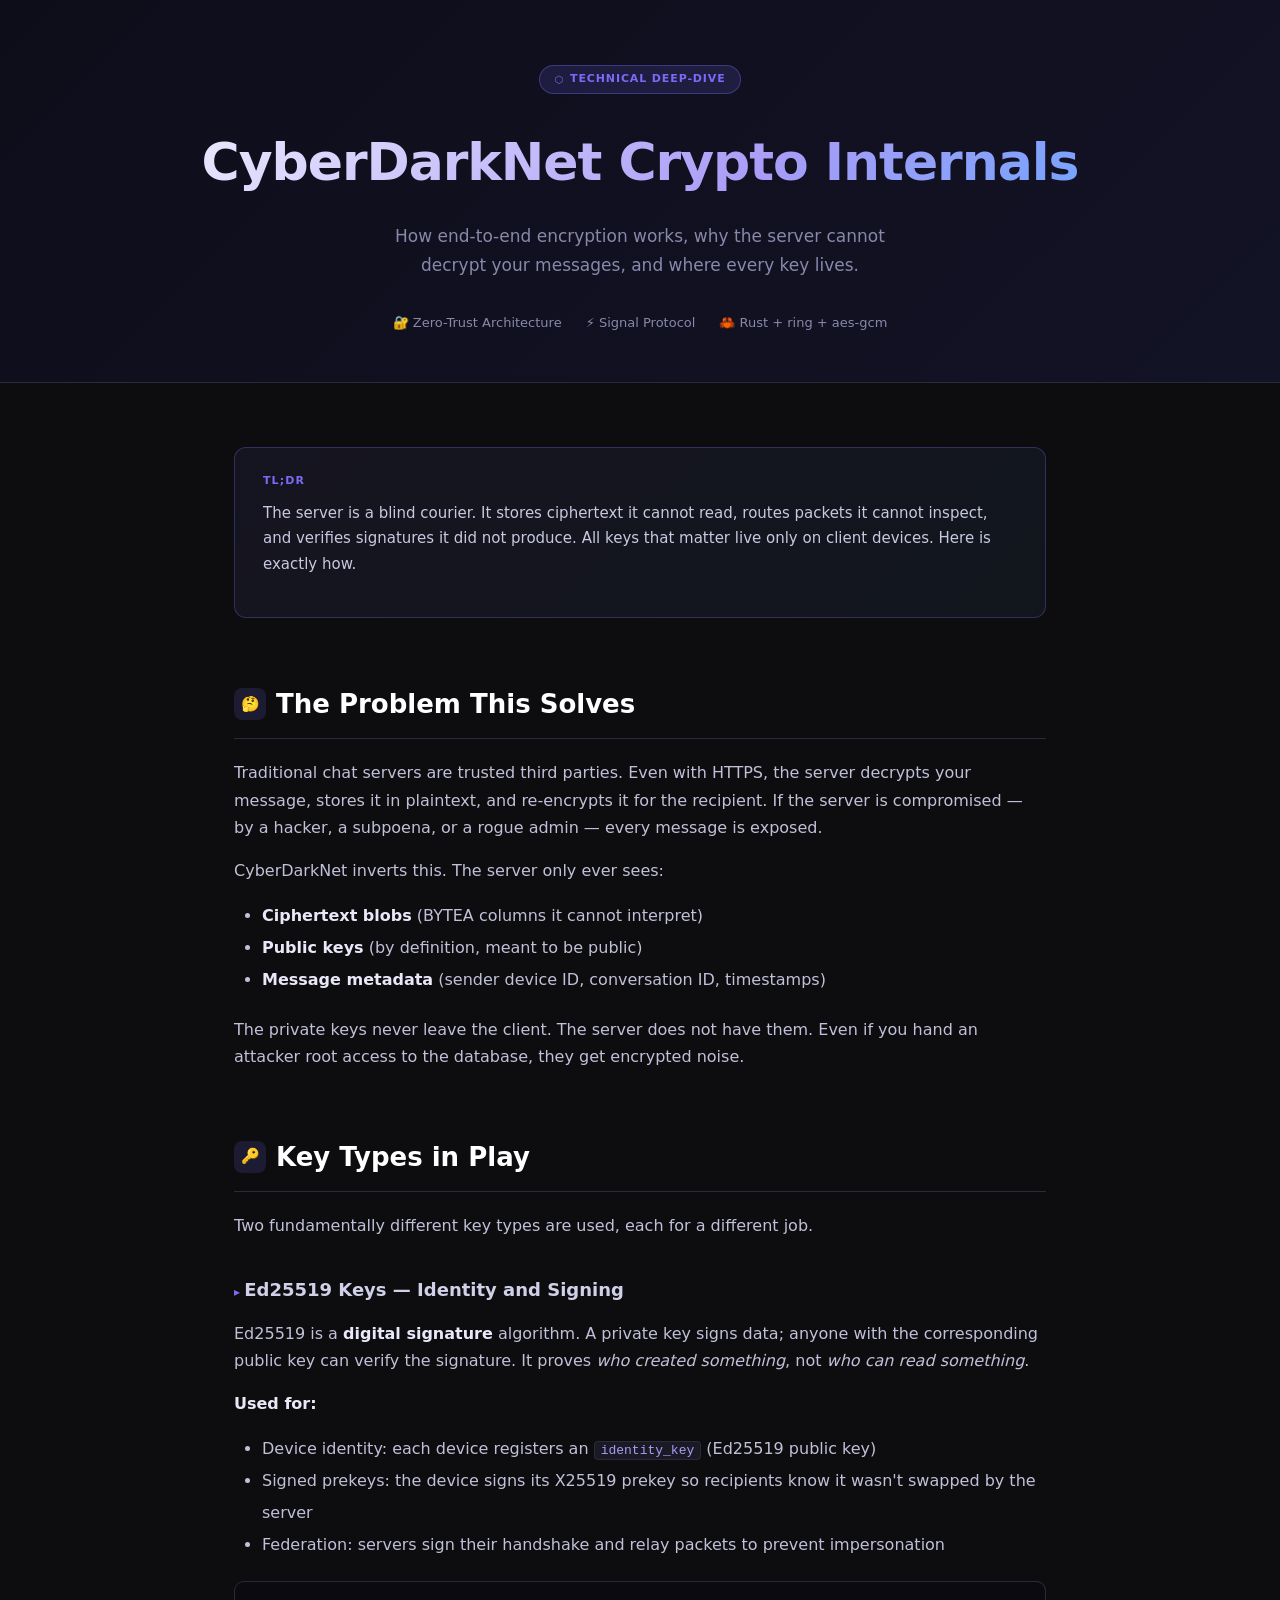
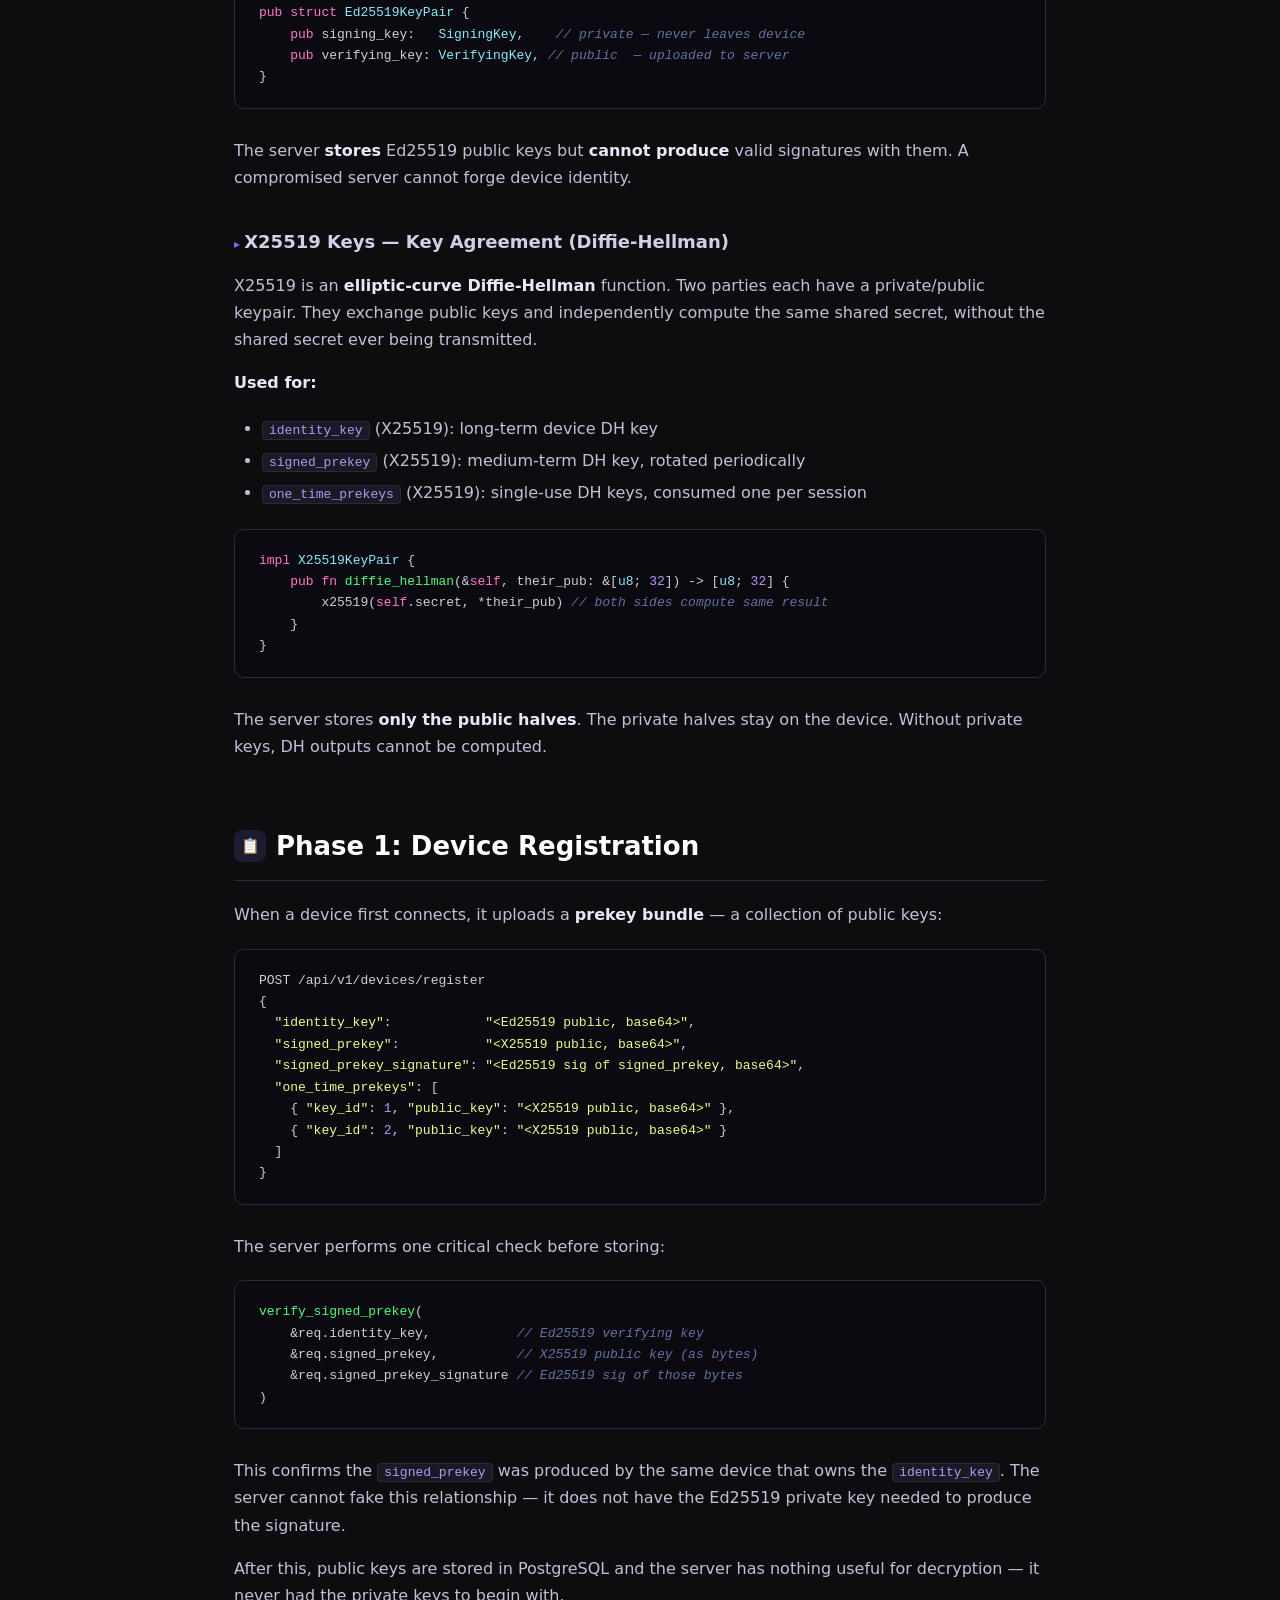
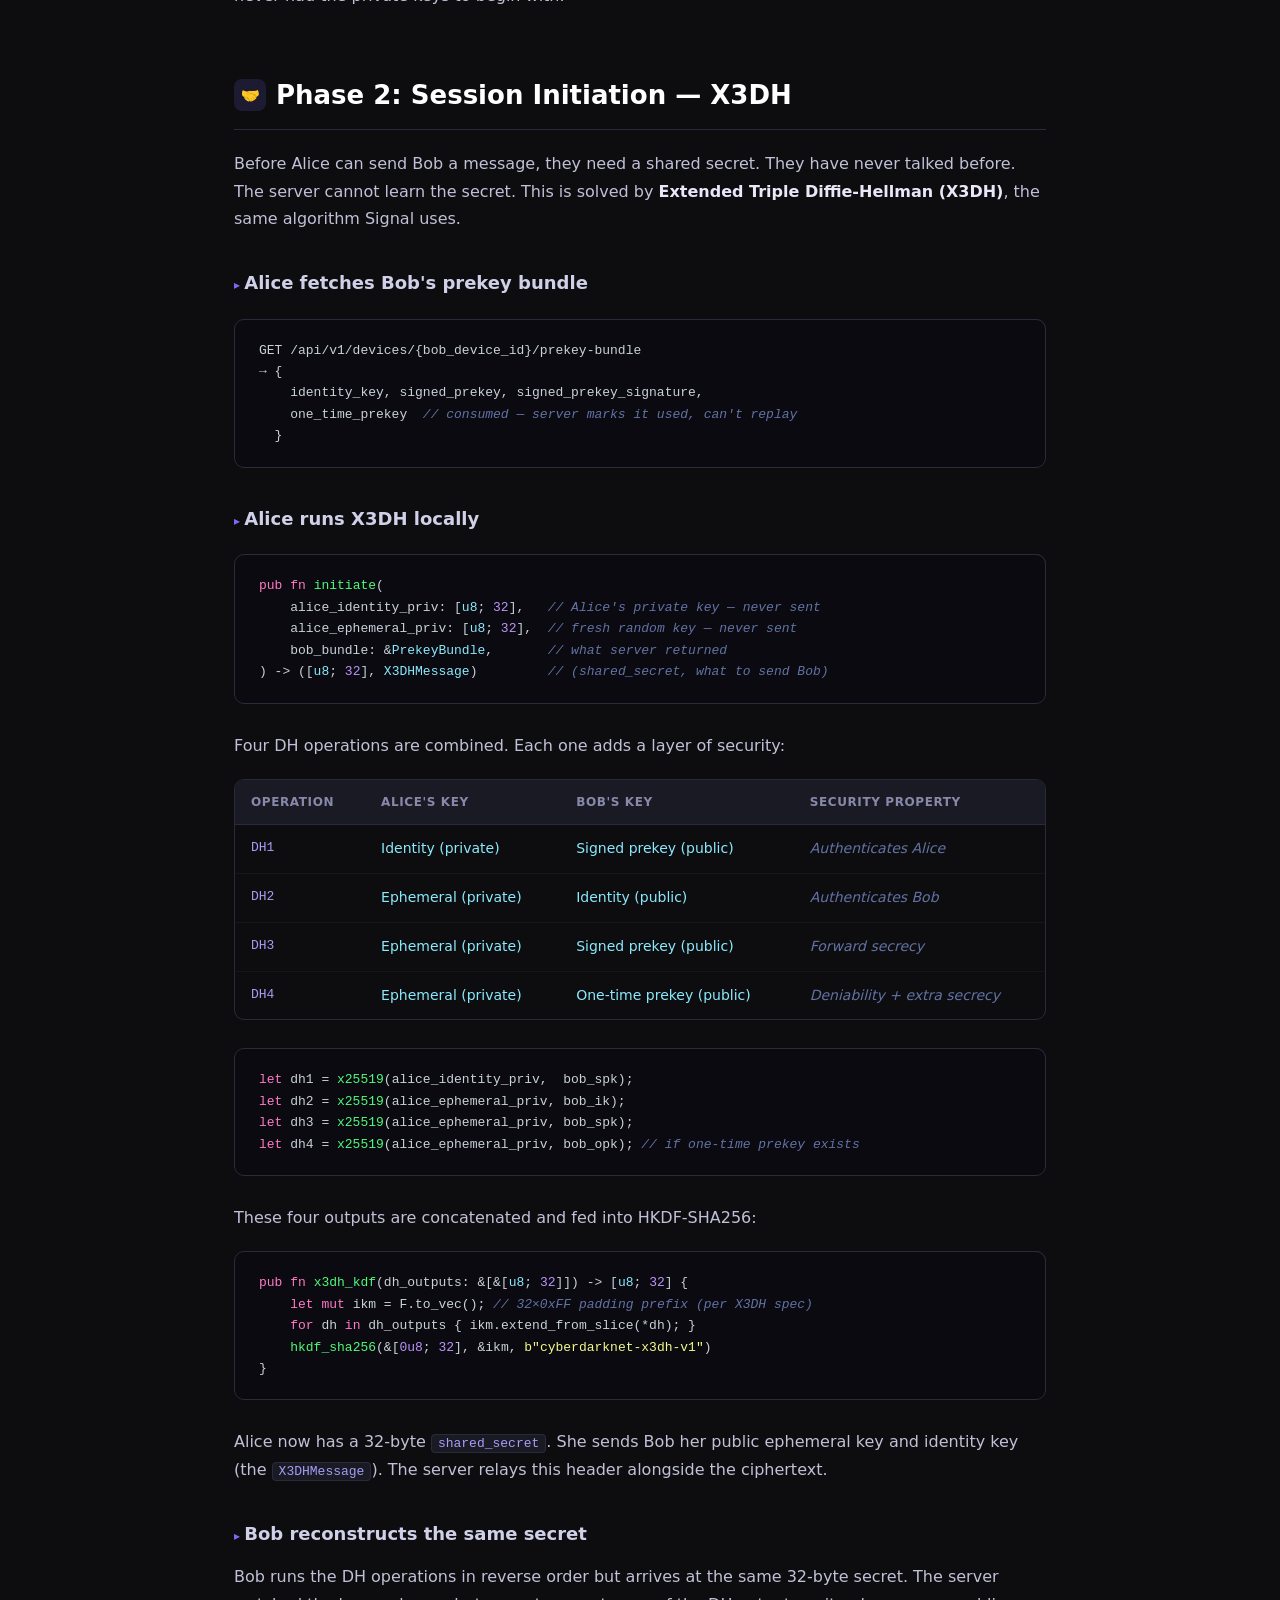
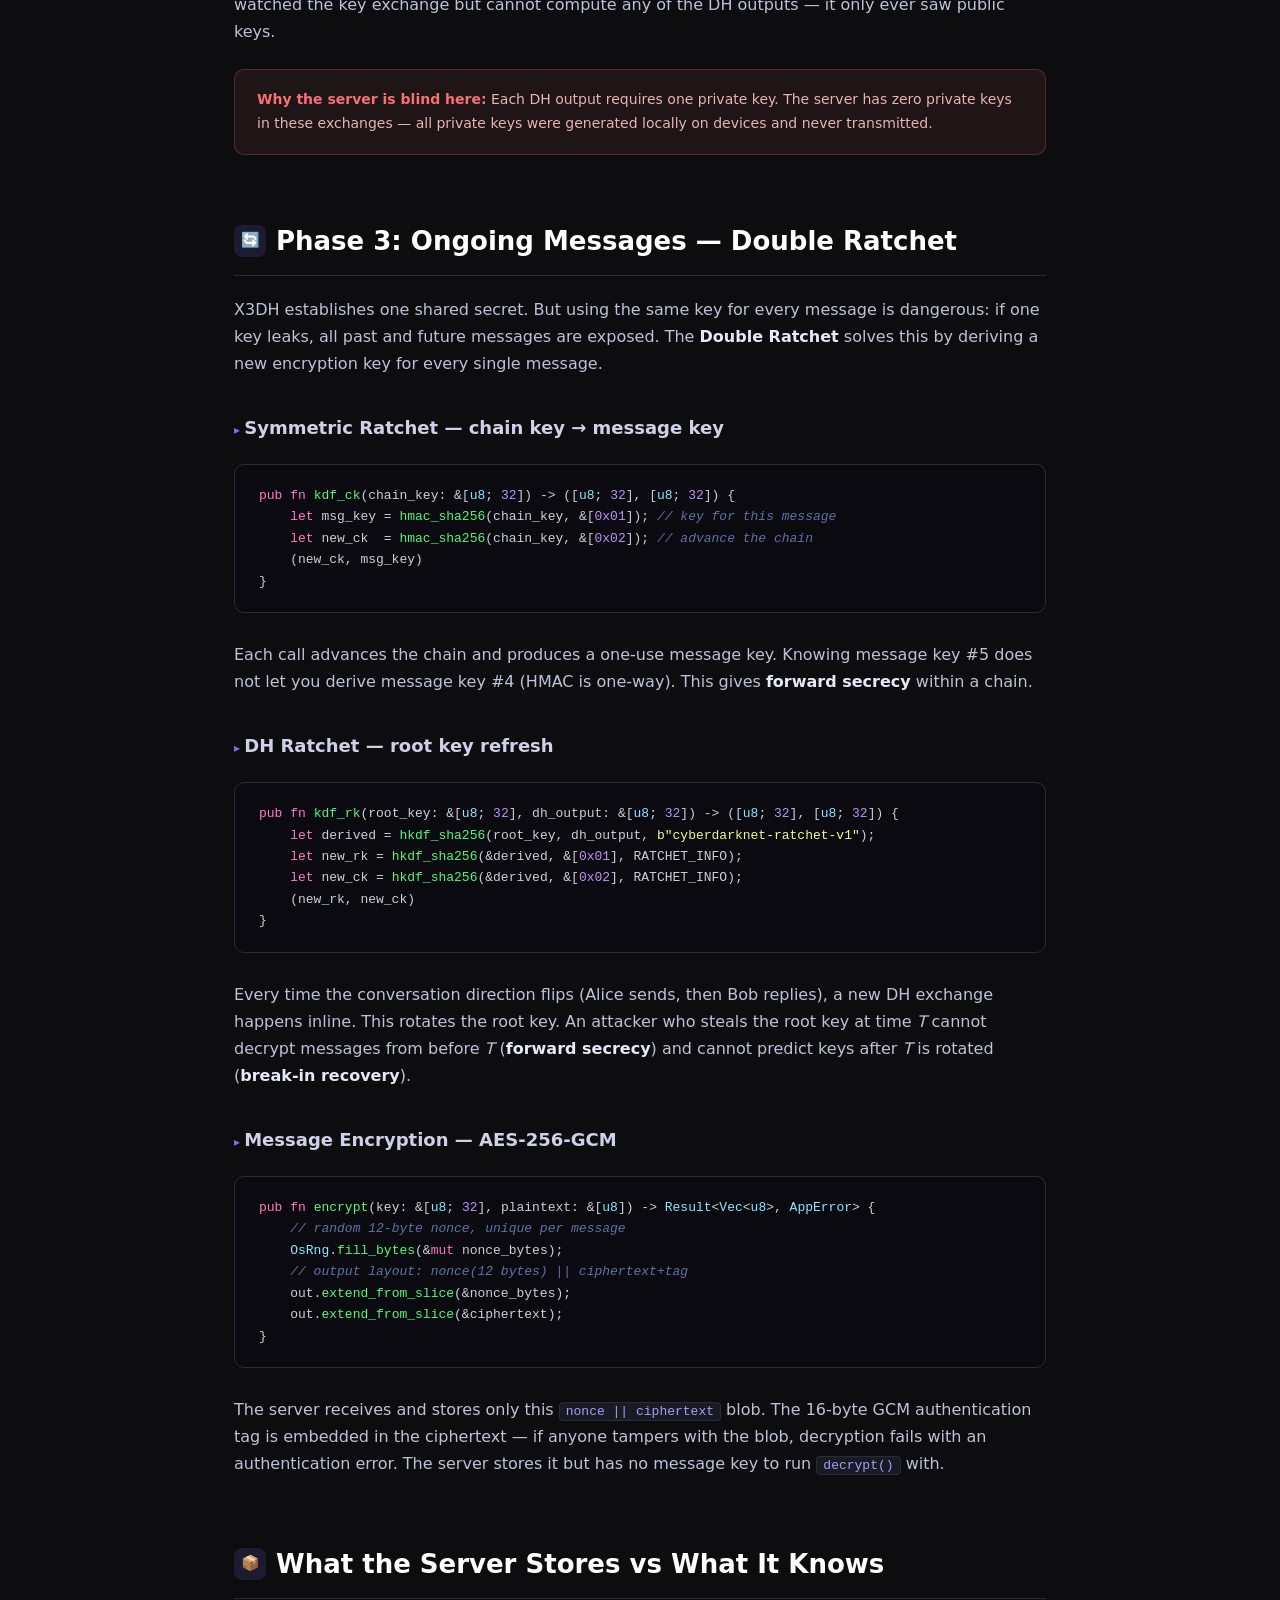
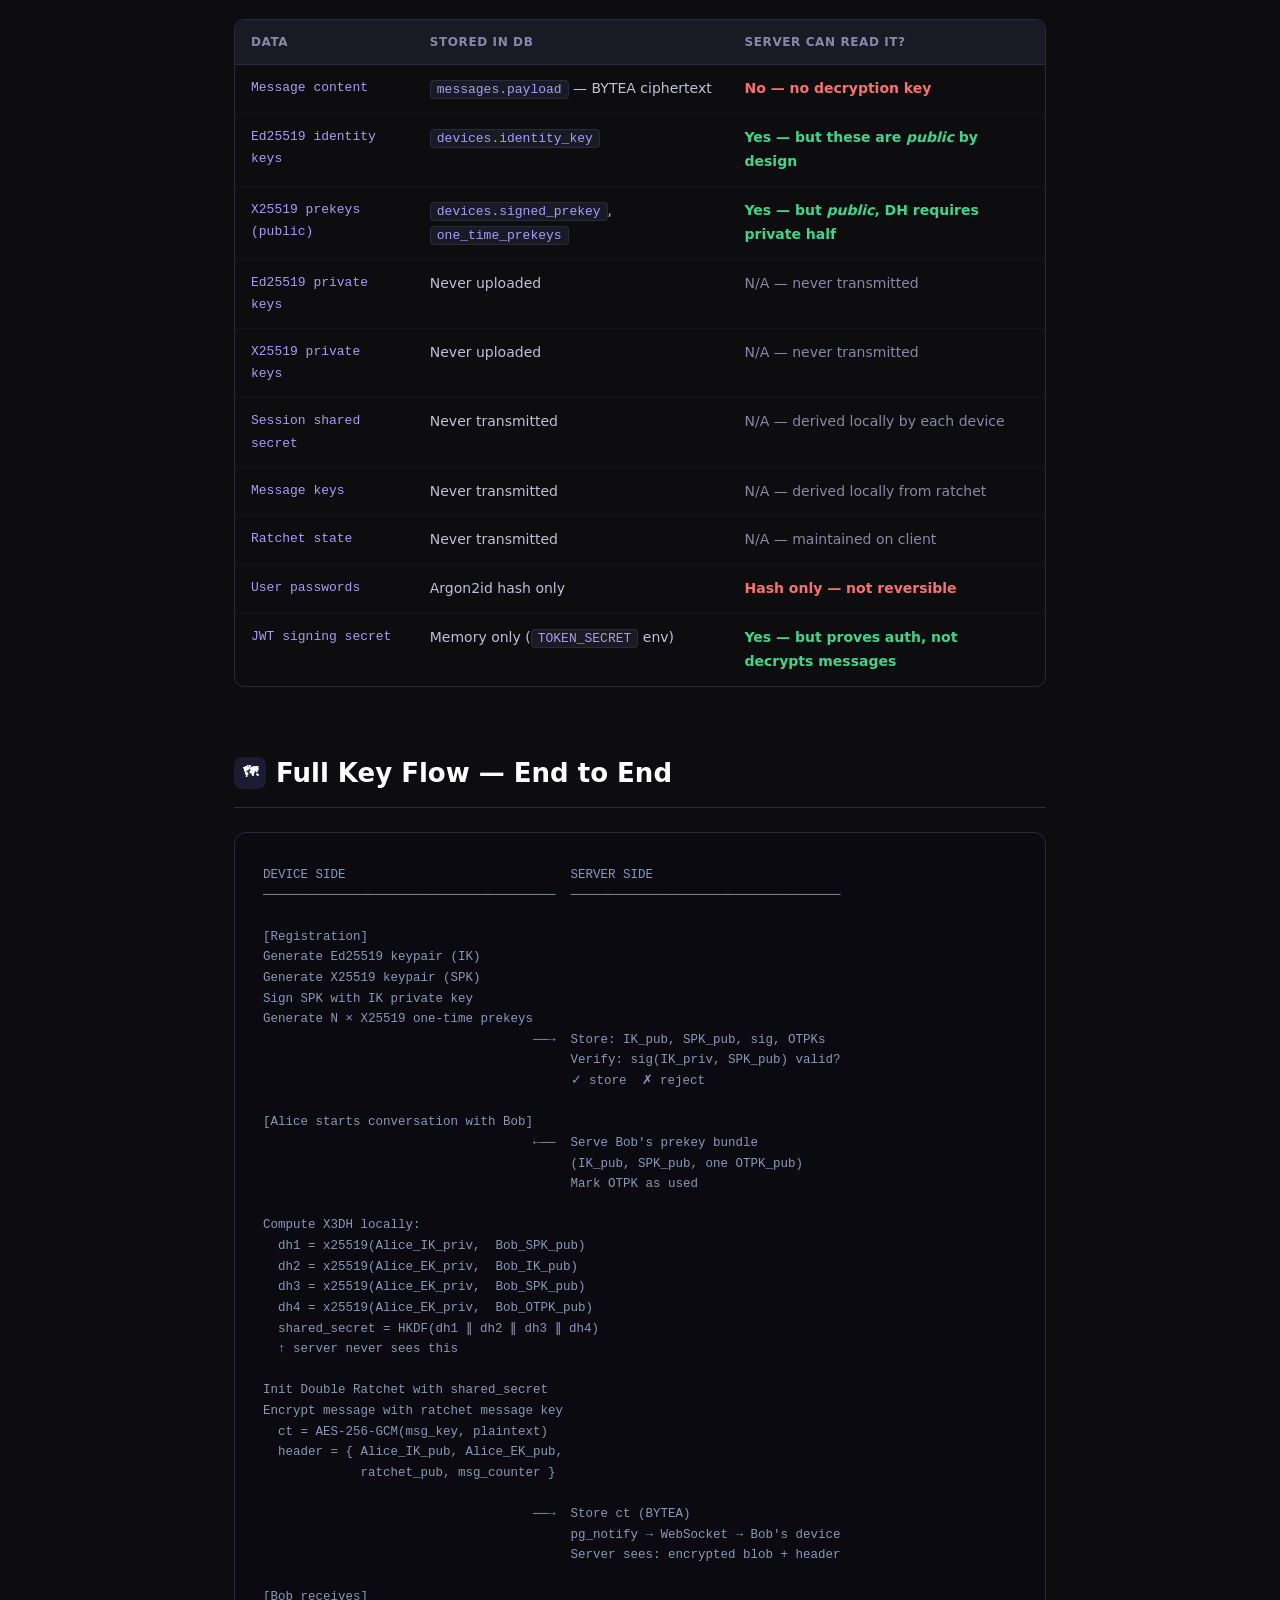
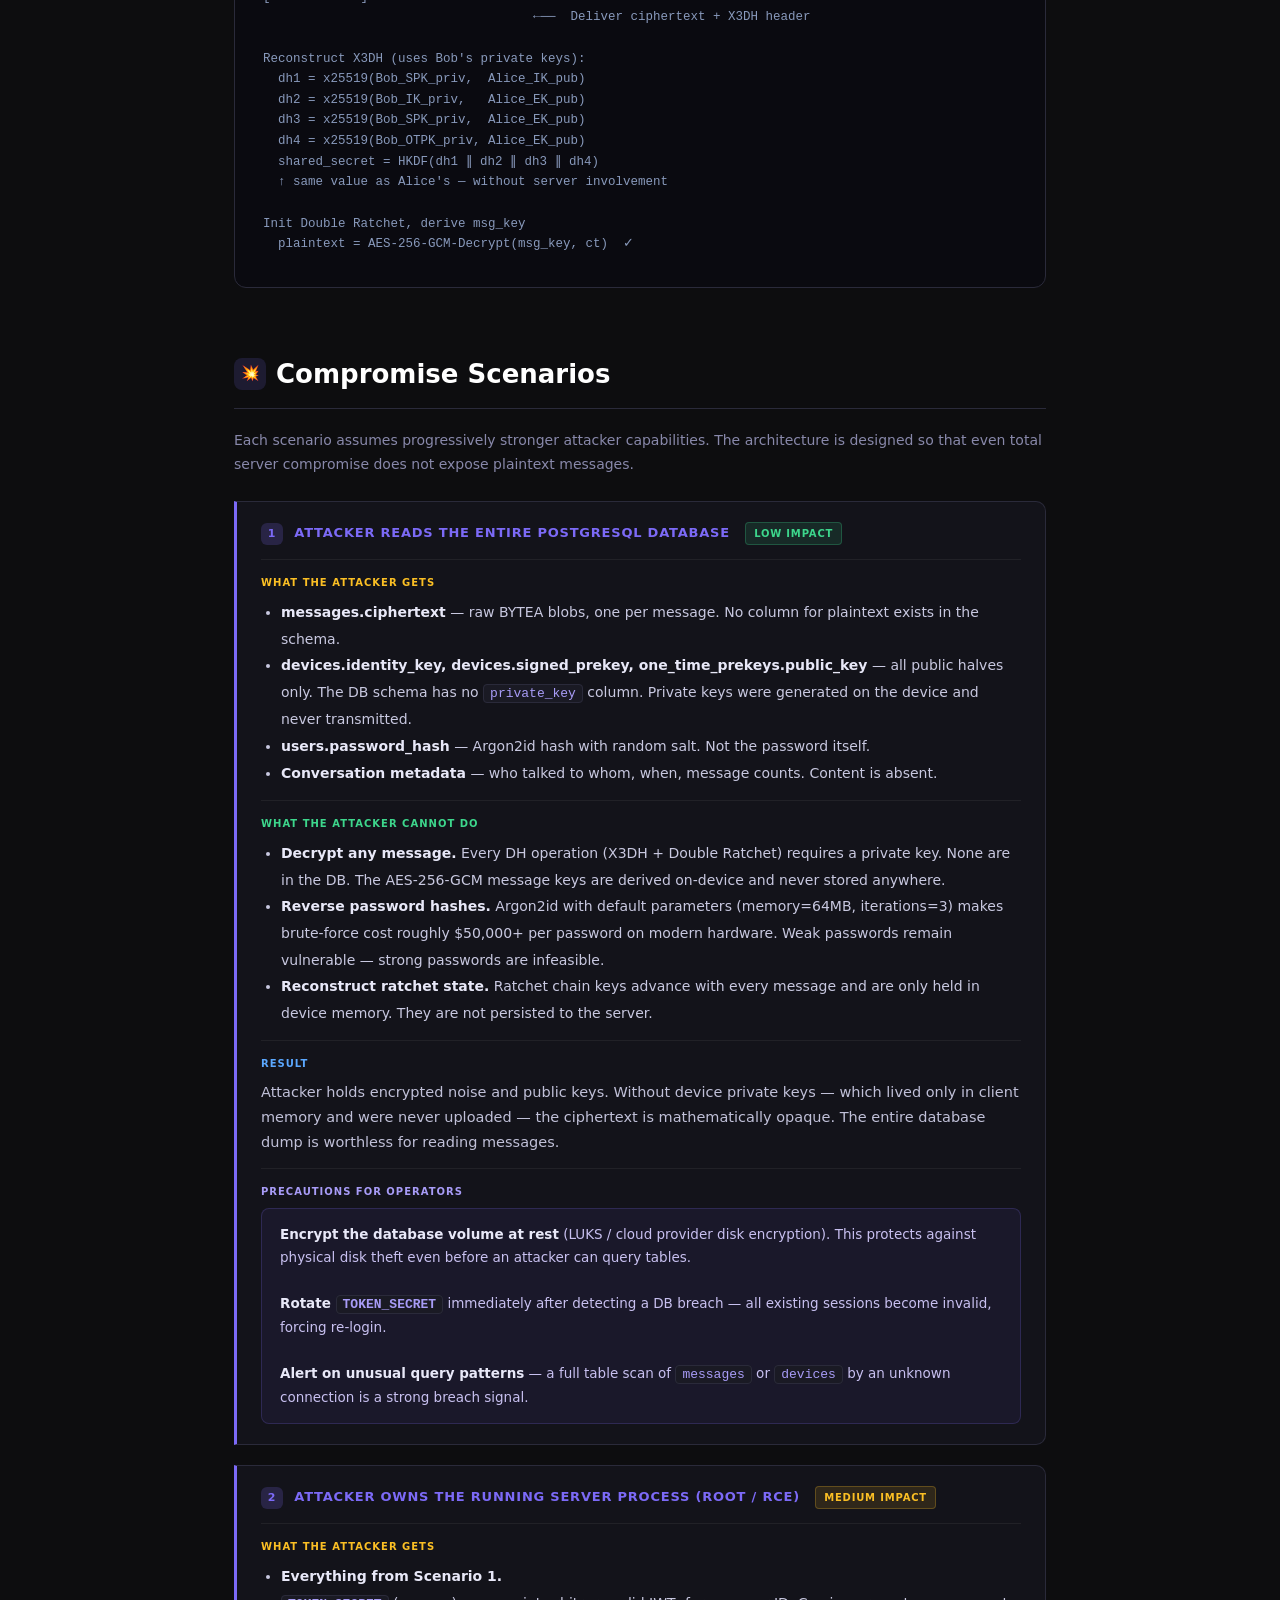
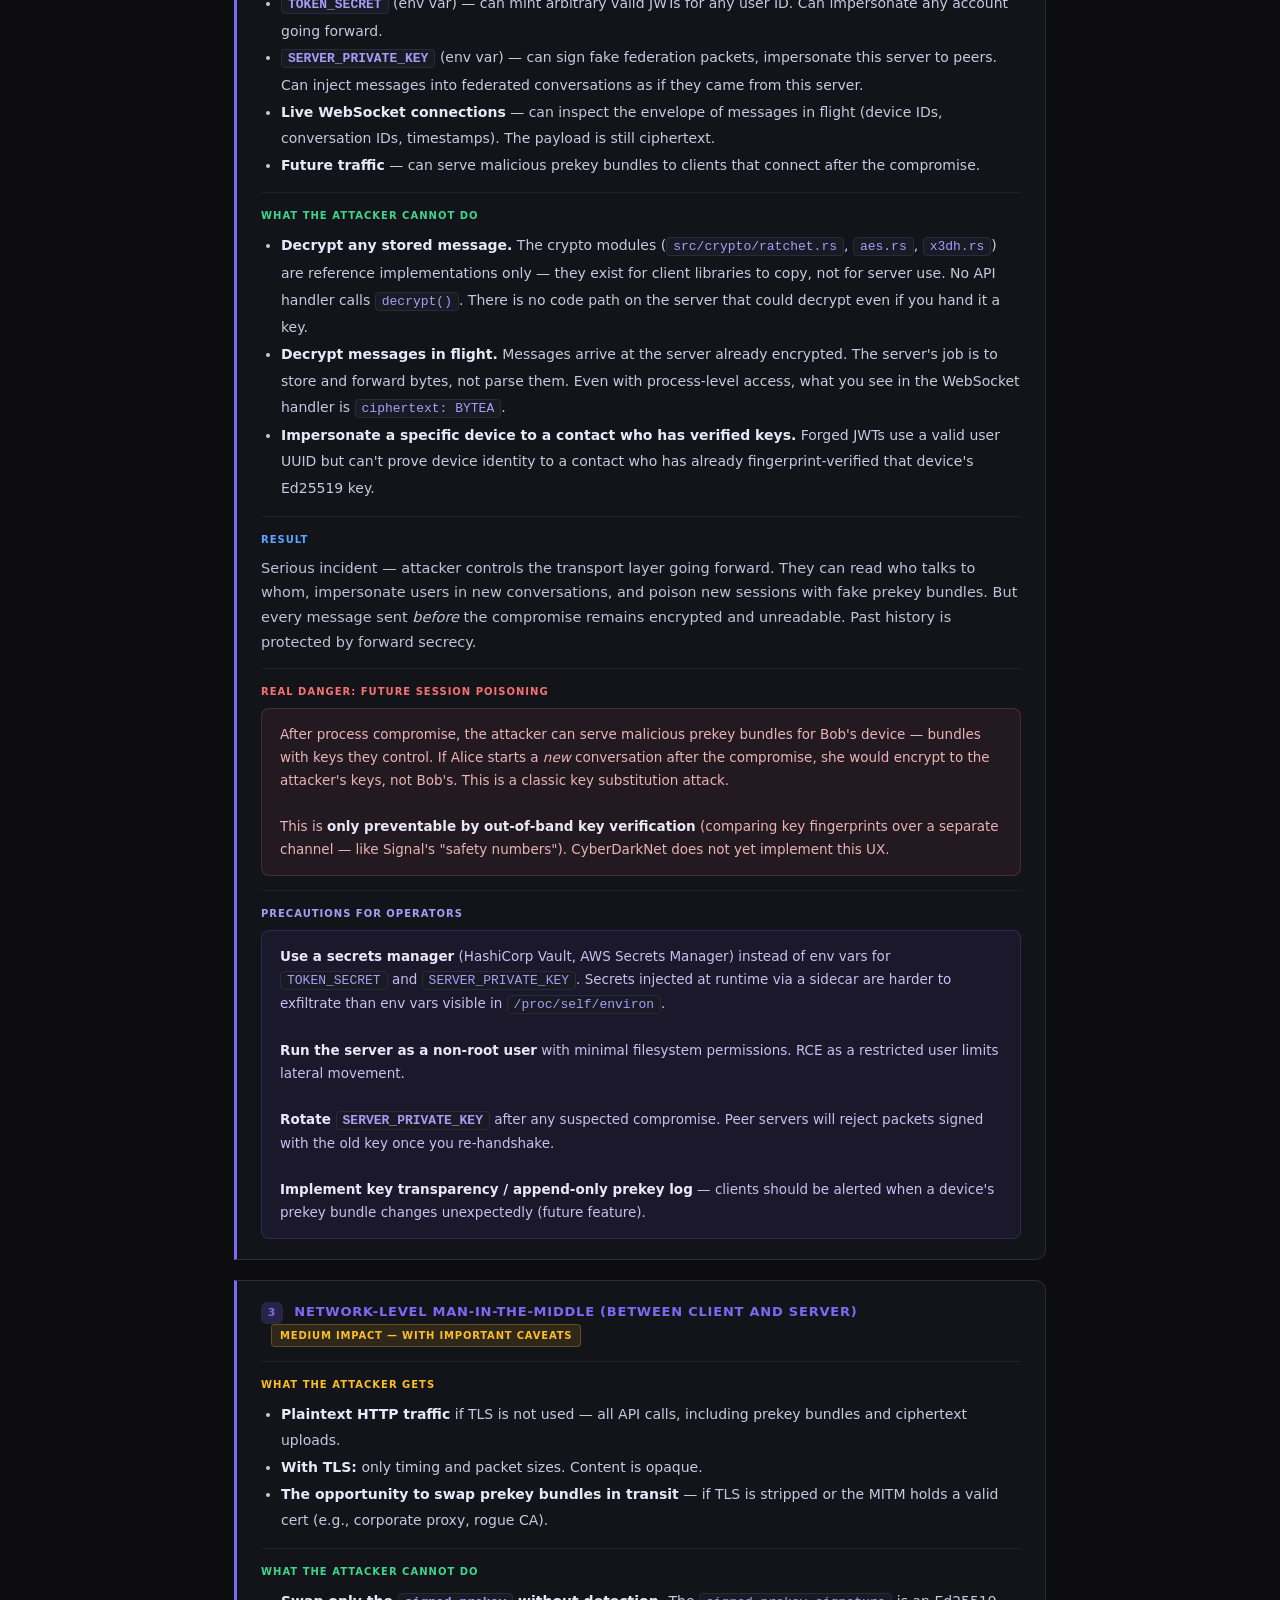
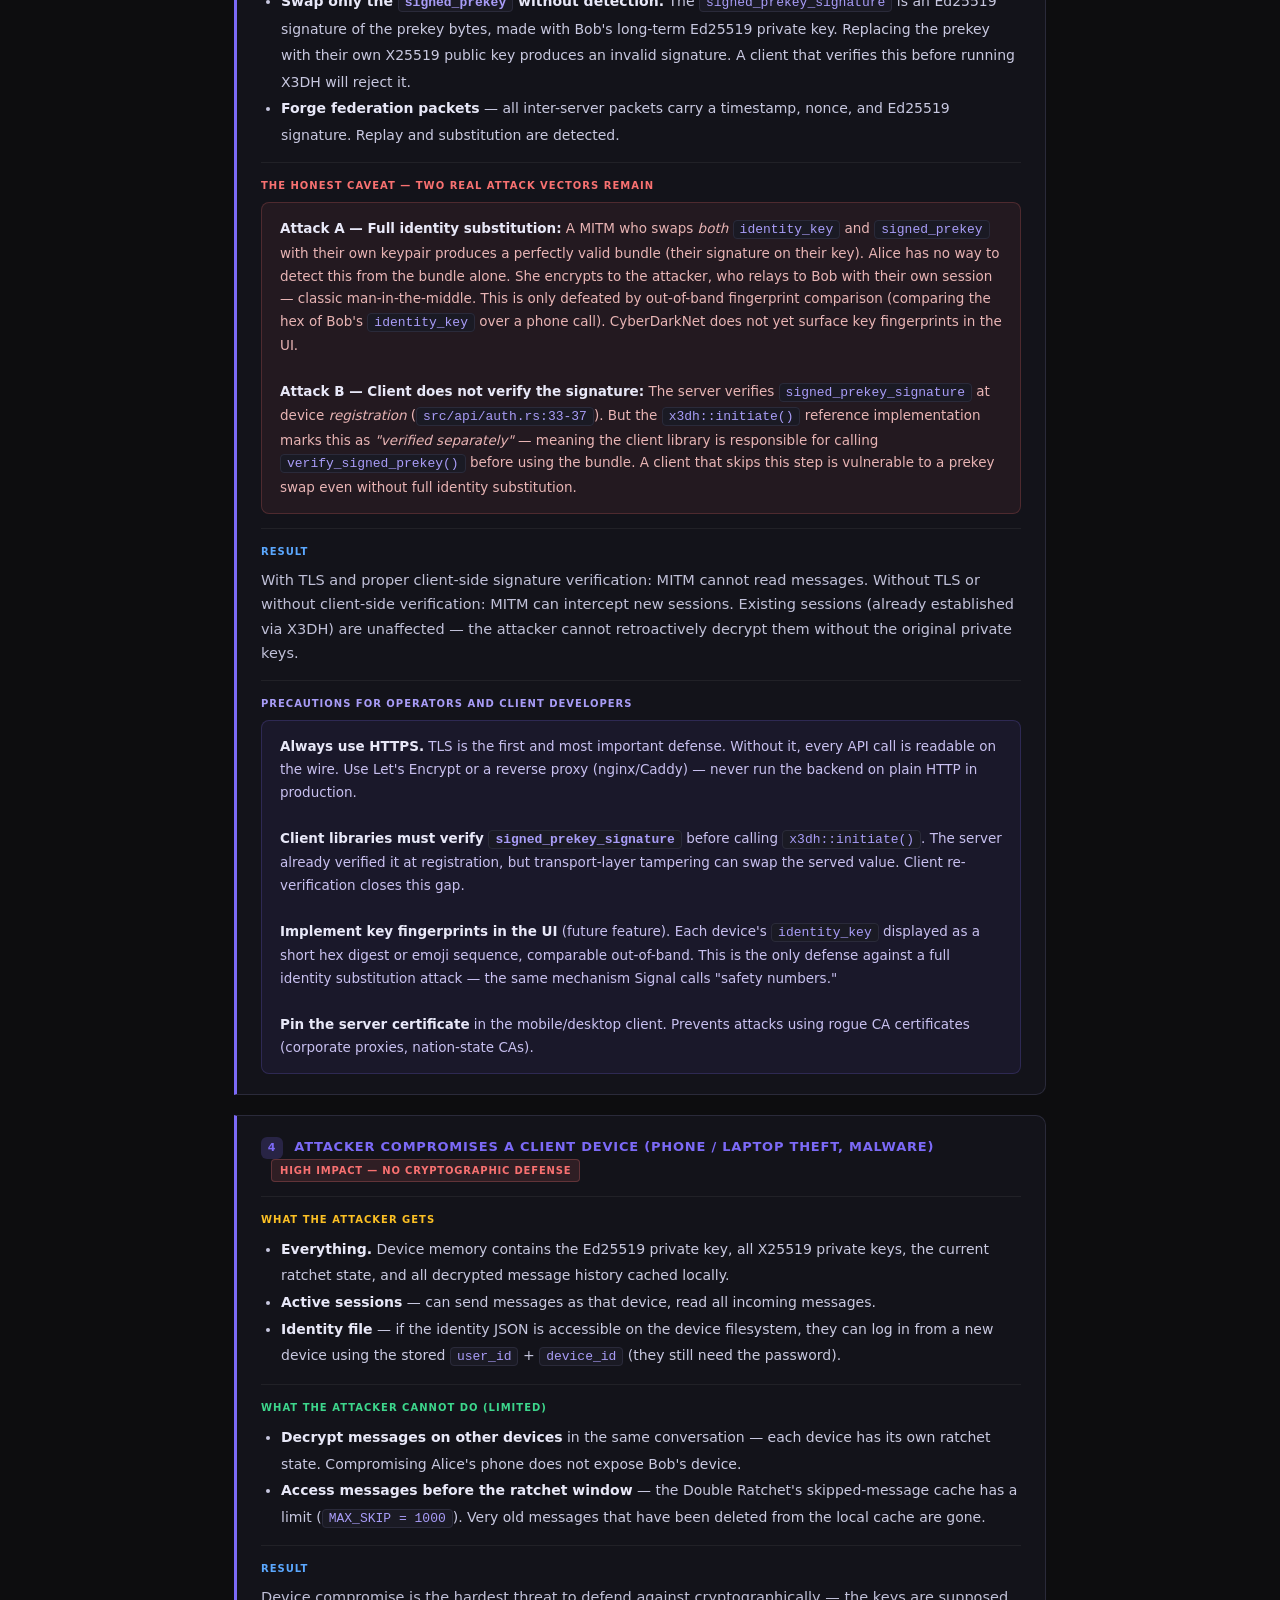
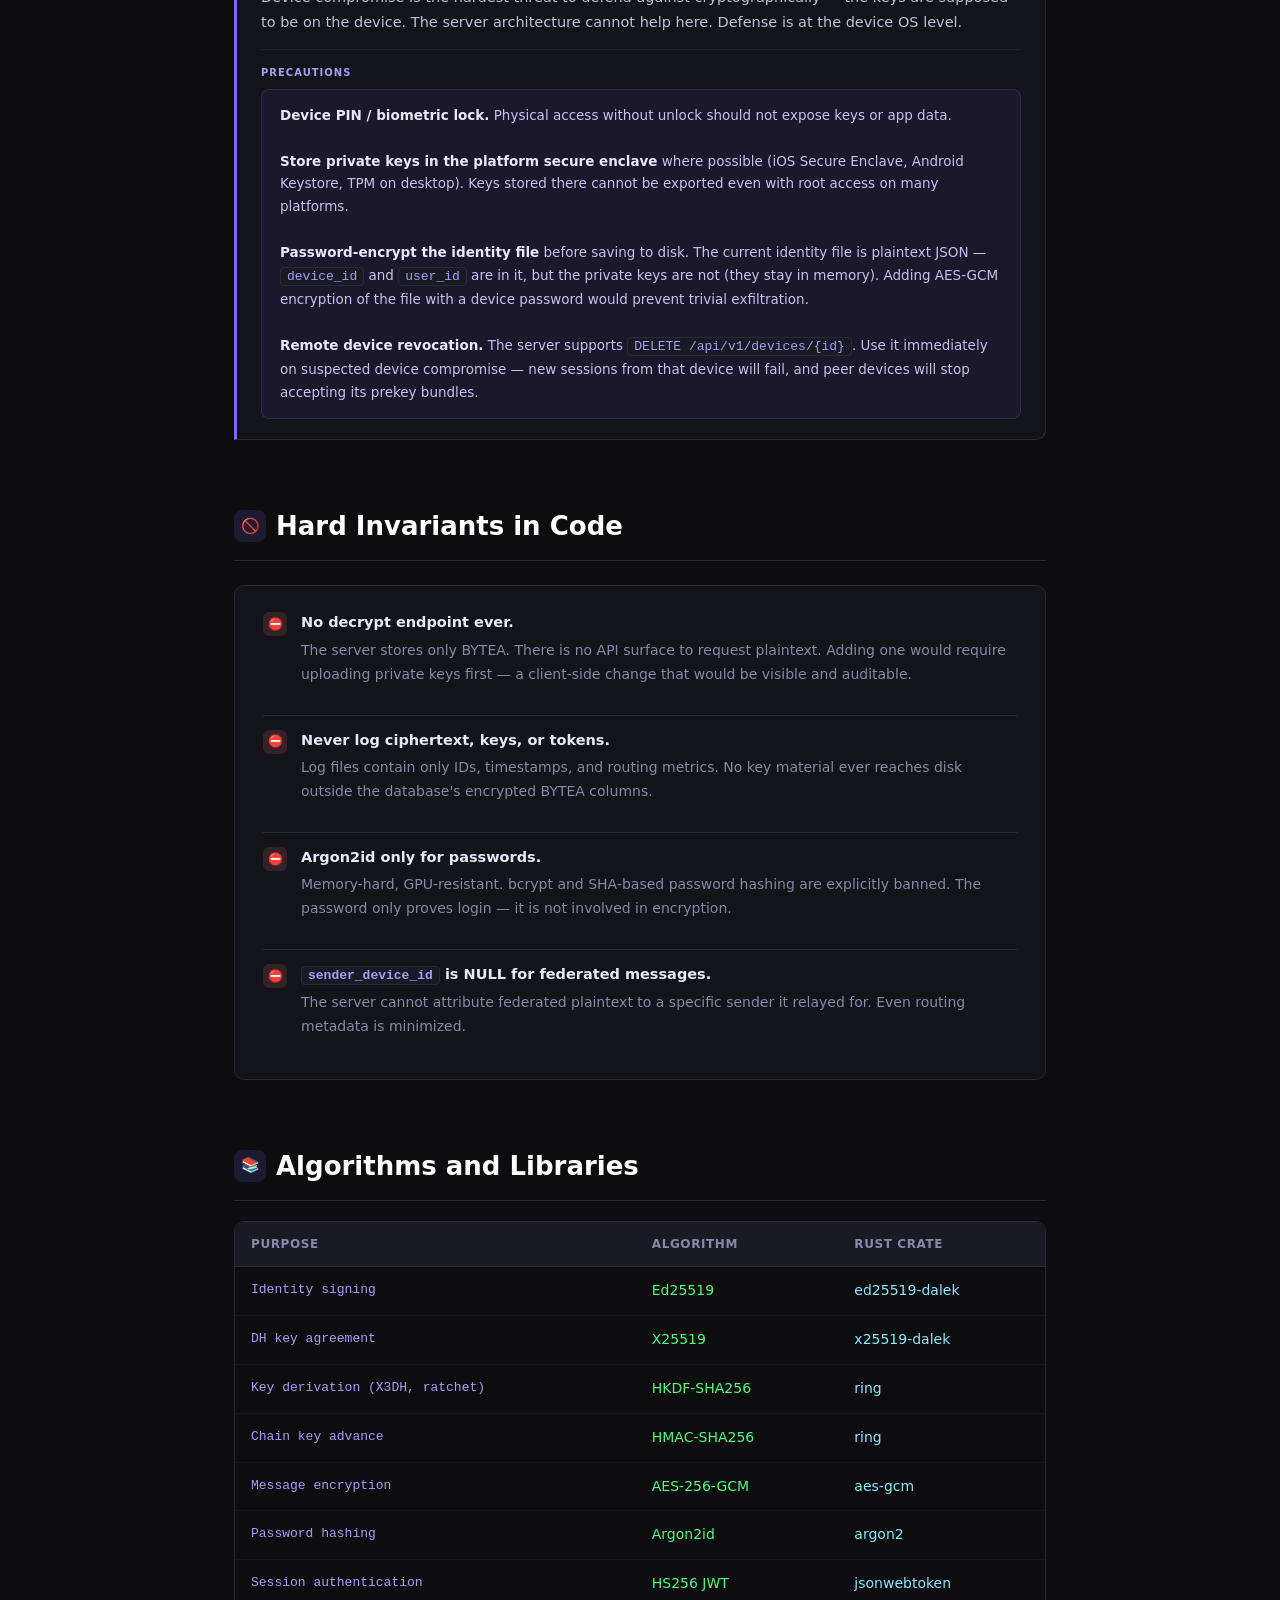
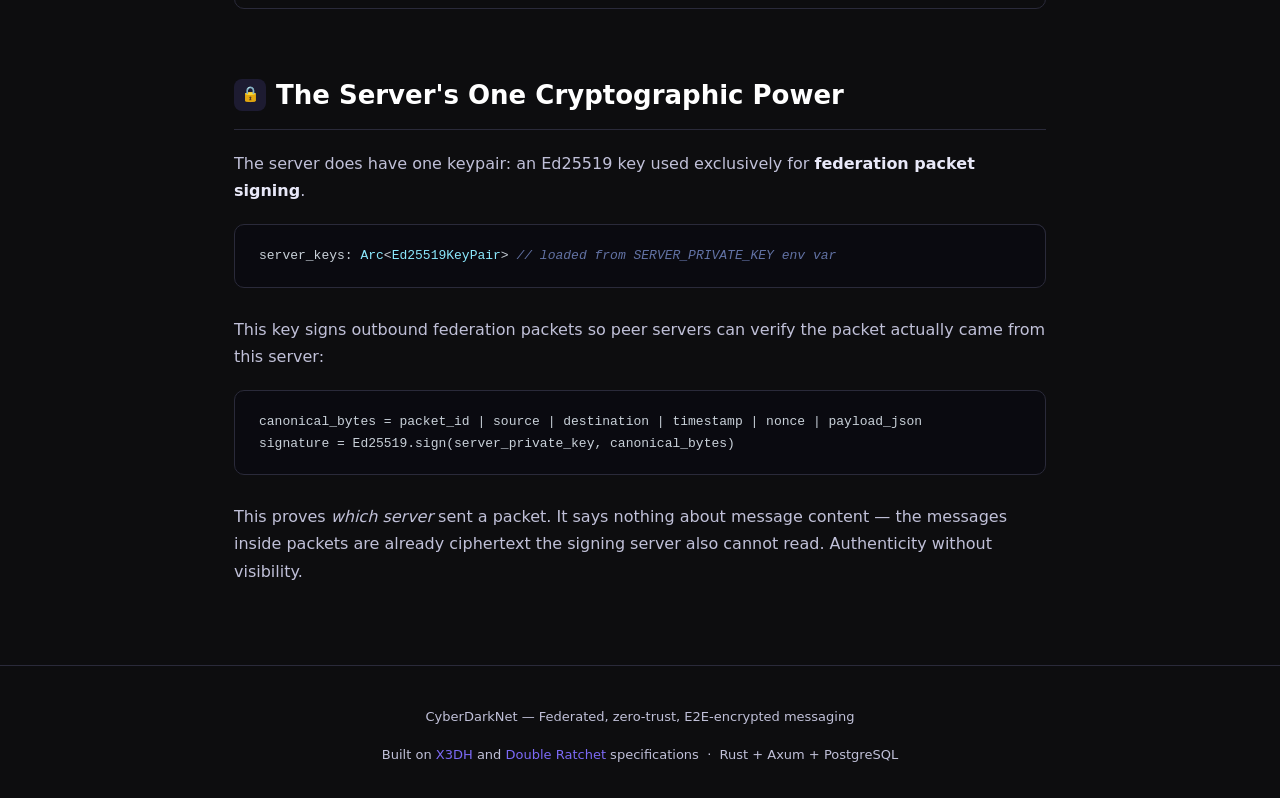
<file: internal.html>
<!DOCTYPE html>
<html lang="en">
<head>
  <meta charset="UTF-8" />
  <meta name="viewport" content="width=device-width, initial-scale=1.0" />
  <title>CyberDarkNet — Crypto Internals</title>
  <style>
    :root {
      --bg: #0d0d0f;
      --bg2: #13131a;
      --bg3: #1a1a24;
      --border: #2a2a3a;
      --text: #e2e2e8;
      --muted: #8888aa;
      --accent: #7c6af7;
      --accent2: #5ba8ff;
      --green: #3dd68c;
      --red: #f87171;
      --yellow: #fbbf24;
      --code-bg: #0a0a10;
    }

    * { box-sizing: border-box; margin: 0; padding: 0; }

    body {
      background: var(--bg);
      color: var(--text);
      font-family: 'Segoe UI', system-ui, -apple-system, sans-serif;
      font-size: 16px;
      line-height: 1.7;
    }

    /* ── Header ── */
    header {
      background: linear-gradient(135deg, #0d0d1a 0%, #131326 100%);
      border-bottom: 1px solid var(--border);
      padding: 64px 24px 48px;
      text-align: center;
    }

    .badge {
      display: inline-flex;
      align-items: center;
      gap: 6px;
      background: rgba(124, 106, 247, 0.15);
      border: 1px solid rgba(124, 106, 247, 0.35);
      border-radius: 999px;
      padding: 4px 14px;
      font-size: 11px;
      font-weight: 600;
      letter-spacing: 0.08em;
      text-transform: uppercase;
      color: var(--accent);
      margin-bottom: 24px;
    }

    .badge::before { content: "⬡"; font-size: 10px; }

    h1 {
      font-size: clamp(28px, 5vw, 52px);
      font-weight: 800;
      letter-spacing: -0.02em;
      background: linear-gradient(135deg, #ffffff 0%, #a89cf7 60%, var(--accent2) 100%);
      -webkit-background-clip: text;
      -webkit-text-fill-color: transparent;
      background-clip: text;
      margin-bottom: 16px;
    }

    .subtitle {
      font-size: 17px;
      color: var(--muted);
      max-width: 560px;
      margin: 0 auto 32px;
    }

    .meta {
      display: flex;
      justify-content: center;
      gap: 24px;
      font-size: 13px;
      color: var(--muted);
    }

    .meta span { display: flex; align-items: center; gap: 6px; }

    /* ── Layout ── */
    .container {
      max-width: 860px;
      margin: 0 auto;
      padding: 64px 24px;
    }

    /* ── TL;DR box ── */
    .tldr {
      background: linear-gradient(135deg, rgba(124,106,247,0.08), rgba(91,168,255,0.06));
      border: 1px solid rgba(124,106,247,0.3);
      border-radius: 12px;
      padding: 24px 28px;
      margin-bottom: 56px;
    }

    .tldr-label {
      font-size: 11px;
      font-weight: 700;
      letter-spacing: 0.1em;
      text-transform: uppercase;
      color: var(--accent);
      margin-bottom: 10px;
    }

    .tldr p { color: #c8c8e0; font-size: 15px; }

    /* ── Section headings ── */
    h2 {
      font-size: 26px;
      font-weight: 700;
      color: #ffffff;
      margin: 64px 0 20px;
      padding-bottom: 12px;
      border-bottom: 1px solid var(--border);
      display: flex;
      align-items: center;
      gap: 10px;
    }

    h2 .icon {
      width: 32px;
      height: 32px;
      border-radius: 8px;
      background: rgba(124,106,247,0.15);
      display: inline-flex;
      align-items: center;
      justify-content: center;
      font-size: 15px;
      flex-shrink: 0;
    }

    h3 {
      font-size: 18px;
      font-weight: 600;
      color: #d0d0e8;
      margin: 36px 0 14px;
    }

    h3::before {
      content: "▸ ";
      color: var(--accent);
      font-size: 12px;
    }

    p { color: #c0c0d8; margin-bottom: 16px; }

    strong { color: #e8e8f8; }

    /* ── Code blocks ── */
    pre {
      background: var(--code-bg);
      border: 1px solid var(--border);
      border-radius: 10px;
      overflow-x: auto;
      margin: 20px 0 28px;
      position: relative;
    }

    pre code {
      display: block;
      padding: 20px 24px;
      font-family: 'JetBrains Mono', 'Fira Code', 'Cascadia Code', Consolas, monospace;
      font-size: 13px;
      line-height: 1.65;
      color: #c9d1d9;
      white-space: pre;
    }

    .code-label {
      position: absolute;
      top: 0;
      right: 0;
      background: var(--border);
      color: var(--muted);
      font-size: 10px;
      font-weight: 600;
      letter-spacing: 0.06em;
      text-transform: uppercase;
      padding: 4px 12px;
      border-radius: 0 10px 0 8px;
    }

    /* Syntax highlights */
    .kw  { color: #ff79c6; }
    .ty  { color: #8be9fd; }
    .fn  { color: #50fa7b; }
    .cm  { color: #6272a4; font-style: italic; }
    .st  { color: #f1fa8c; }
    .nu  { color: #bd93f9; }
    .op  { color: #ff79c6; }

    code:not(pre code) {
      background: var(--bg3);
      border: 1px solid var(--border);
      border-radius: 4px;
      padding: 1px 6px;
      font-family: 'JetBrains Mono', 'Fira Code', monospace;
      font-size: 13px;
      color: #a89cf7;
    }

    /* ── Tables ── */
    .table-wrap { overflow-x: auto; margin: 20px 0 28px; border-radius: 10px; border: 1px solid var(--border); }

    table {
      width: 100%;
      border-collapse: collapse;
      font-size: 14px;
    }

    thead { background: var(--bg3); }

    thead th {
      padding: 12px 16px;
      text-align: left;
      font-weight: 600;
      font-size: 12px;
      letter-spacing: 0.05em;
      text-transform: uppercase;
      color: var(--muted);
      border-bottom: 1px solid var(--border);
    }

    tbody tr { border-bottom: 1px solid rgba(255,255,255,0.04); }
    tbody tr:last-child { border-bottom: none; }
    tbody tr:hover { background: rgba(124,106,247,0.04); }

    td {
      padding: 12px 16px;
      color: #c0c0d8;
      vertical-align: top;
    }

    td:first-child { font-family: monospace; font-size: 13px; color: #a89cf7; }

    .yes { color: var(--green); font-weight: 600; }
    .no  { color: var(--red); font-weight: 600; }
    .na  { color: var(--muted); }

    /* ── Key flow diagram ── */
    .flow-diagram {
      background: var(--code-bg);
      border: 1px solid var(--border);
      border-radius: 12px;
      padding: 32px 28px;
      margin: 24px 0 32px;
      overflow-x: auto;
    }

    .flow-diagram pre {
      background: none;
      border: none;
      margin: 0;
      border-radius: 0;
    }

    .flow-diagram pre code {
      padding: 0;
      font-size: 12.5px;
      color: #8899bb;
    }

    /* ── DH table ── */
    .dh-table td:nth-child(2),
    .dh-table td:nth-child(3) { color: #8be9fd; }
    .dh-table td:nth-child(4) { color: #6272a4; font-style: italic; }

    /* ── Warning box ── */
    .warning {
      background: rgba(248,113,113,0.08);
      border: 1px solid rgba(248,113,113,0.25);
      border-radius: 10px;
      padding: 18px 22px;
      margin: 24px 0;
      font-size: 14px;
      color: #e8b4b4;
    }

    .warning strong { color: var(--red); }

    /* ── Scenario blocks ── */
    .scenario {
      background: var(--bg2);
      border: 1px solid var(--border);
      border-left: 3px solid var(--accent);
      border-radius: 0 10px 10px 0;
      padding: 20px 24px;
      margin: 20px 0;
    }

    .scenario-title {
      font-size: 13px;
      font-weight: 700;
      color: var(--accent);
      text-transform: uppercase;
      letter-spacing: 0.06em;
      margin-bottom: 10px;
    }

    .scenario p { margin-bottom: 8px; font-size: 14.5px; }
    .scenario p:last-child { margin-bottom: 0; }

    .gets { color: var(--yellow); }
    .not  { color: var(--green); }

    /* ── Scenario sub-sections ── */
    .scenario-section {
      margin-top: 14px;
      padding-top: 14px;
      border-top: 1px solid rgba(255,255,255,0.06);
    }

    .scenario-section-label {
      font-size: 10px;
      font-weight: 700;
      letter-spacing: 0.1em;
      text-transform: uppercase;
      margin-bottom: 8px;
    }

    .label-gets    { color: var(--yellow); }
    .label-cannot  { color: var(--green); }
    .label-result  { color: var(--accent2); }
    .label-caveat  { color: var(--red); }
    .label-fix     { color: #a89cf7; }

    .scenario-section ul {
      padding-left: 20px;
      line-height: 1.9;
      font-size: 14px;
    }

    .scenario-section ul li { color: #c8c8e0; }

    .scenario-result {
      font-size: 14.5px;
      color: #c0c0d8;
      line-height: 1.7;
    }

    .caveat-box {
      background: rgba(248,113,113,0.07);
      border: 1px solid rgba(248,113,113,0.2);
      border-radius: 8px;
      padding: 14px 18px;
      margin-top: 4px;
      font-size: 13.5px;
      color: #e8b4b4;
      line-height: 1.7;
    }

    .fix-box {
      background: rgba(124,106,247,0.07);
      border: 1px solid rgba(124,106,247,0.2);
      border-radius: 8px;
      padding: 14px 18px;
      margin-top: 4px;
      font-size: 13.5px;
      color: #c8c0f0;
      line-height: 1.7;
    }

    .severity {
      display: inline-flex;
      align-items: center;
      gap: 5px;
      font-size: 10px;
      font-weight: 700;
      letter-spacing: 0.08em;
      text-transform: uppercase;
      border-radius: 4px;
      padding: 2px 8px;
      margin-left: 10px;
      vertical-align: middle;
    }

    .sev-low    { background: rgba(61,214,140,0.12); color: var(--green); border: 1px solid rgba(61,214,140,0.25); }
    .sev-medium { background: rgba(251,191,36,0.12); color: var(--yellow); border: 1px solid rgba(251,191,36,0.25); }
    .sev-high   { background: rgba(248,113,113,0.12); color: var(--red); border: 1px solid rgba(248,113,113,0.25); }

    .scenario-num {
      display: inline-flex;
      align-items: center;
      justify-content: center;
      width: 22px;
      height: 22px;
      border-radius: 6px;
      background: rgba(124,106,247,0.2);
      font-size: 11px;
      font-weight: 800;
      color: var(--accent);
      margin-right: 6px;
      flex-shrink: 0;
    }

    /* ── Invariants ── */
    .invariants {
      background: var(--bg2);
      border: 1px solid var(--border);
      border-radius: 10px;
      padding: 24px 28px;
      margin: 24px 0;
    }

    .invariant {
      display: flex;
      gap: 14px;
      padding: 12px 0;
      border-bottom: 1px solid var(--border);
      font-size: 14.5px;
    }

    .invariant:last-child { border-bottom: none; padding-bottom: 0; }
    .invariant:first-child { padding-top: 0; }

    .inv-icon {
      width: 24px;
      height: 24px;
      border-radius: 6px;
      background: rgba(248,113,113,0.15);
      display: flex;
      align-items: center;
      justify-content: center;
      font-size: 12px;
      flex-shrink: 0;
      margin-top: 2px;
    }

    /* ── Algorithm table ── */
    .algo-table td:nth-child(2) { color: #50fa7b; }
    .algo-table td:nth-child(3) { color: #8be9fd; }

    /* ── Footer ── */
    footer {
      border-top: 1px solid var(--border);
      padding: 40px 24px;
      text-align: center;
      color: var(--muted);
      font-size: 13px;
    }

    footer a { color: var(--accent); text-decoration: none; }
    footer a:hover { text-decoration: underline; }

    /* ── Responsive ── */
    @media (max-width: 600px) {
      pre code { font-size: 11.5px; padding: 16px; }
      h2 { font-size: 22px; }
      .flow-diagram { padding: 20px 16px; }
    }
  </style>
</head>
<body>

<header>
  <div class="badge">Technical Deep-Dive</div>
  <h1>CyberDarkNet Crypto Internals</h1>
  <p class="subtitle">How end-to-end encryption works, why the server cannot decrypt your messages, and where every key lives.</p>
  <div class="meta">
    <span>🔐 Zero-Trust Architecture</span>
    <span>⚡ Signal Protocol</span>
    <span>🦀 Rust + ring + aes-gcm</span>
  </div>
</header>

<div class="container">

  <div class="tldr">
    <div class="tldr-label">TL;DR</div>
    <p>The server is a blind courier. It stores ciphertext it cannot read, routes packets it cannot inspect, and verifies signatures it did not produce. All keys that matter live only on client devices. Here is exactly how.</p>
  </div>


  <!-- ──────────────────────────────────────── -->
  <h2><span class="icon">🤔</span> The Problem This Solves</h2>

  <p>Traditional chat servers are trusted third parties. Even with HTTPS, the server decrypts your message, stores it in plaintext, and re-encrypts it for the recipient. If the server is compromised — by a hacker, a subpoena, or a rogue admin — every message is exposed.</p>

  <p>CyberDarkNet inverts this. The server only ever sees:</p>
  <ul style="color:#c0c0d8; padding-left:28px; margin-bottom:20px; line-height:2;">
    <li><strong>Ciphertext blobs</strong> (BYTEA columns it cannot interpret)</li>
    <li><strong>Public keys</strong> (by definition, meant to be public)</li>
    <li><strong>Message metadata</strong> (sender device ID, conversation ID, timestamps)</li>
  </ul>

  <p>The private keys never leave the client. The server does not have them. Even if you hand an attacker root access to the database, they get encrypted noise.</p>


  <!-- ──────────────────────────────────────── -->
  <h2><span class="icon">🔑</span> Key Types in Play</h2>

  <p>Two fundamentally different key types are used, each for a different job.</p>

  <h3>Ed25519 Keys — Identity and Signing</h3>

  <p>Ed25519 is a <strong>digital signature</strong> algorithm. A private key signs data; anyone with the corresponding public key can verify the signature. It proves <em>who created something</em>, not <em>who can read something</em>.</p>

  <p><strong>Used for:</strong></p>
  <ul style="color:#c0c0d8; padding-left:28px; margin-bottom:16px; line-height:2;">
    <li>Device identity: each device registers an <code>identity_key</code> (Ed25519 public key)</li>
    <li>Signed prekeys: the device signs its X25519 prekey so recipients know it wasn't swapped by the server</li>
    <li>Federation: servers sign their handshake and relay packets to prevent impersonation</li>
  </ul>

  <div style="position:relative">
    <div class="code-label">src/crypto/keys.rs</div>
    <pre><code><span class="kw">pub struct</span> <span class="ty">Ed25519KeyPair</span> {
    <span class="kw">pub</span> signing_key:   <span class="ty">SigningKey</span>,    <span class="cm">// private — never leaves device</span>
    <span class="kw">pub</span> verifying_key: <span class="ty">VerifyingKey</span>, <span class="cm">// public  — uploaded to server</span>
}</code></pre>
  </div>

  <p>The server <strong>stores</strong> Ed25519 public keys but <strong>cannot produce</strong> valid signatures with them. A compromised server cannot forge device identity.</p>

  <h3>X25519 Keys — Key Agreement (Diffie-Hellman)</h3>

  <p>X25519 is an <strong>elliptic-curve Diffie-Hellman</strong> function. Two parties each have a private/public keypair. They exchange public keys and independently compute the same shared secret, without the shared secret ever being transmitted.</p>

  <p><strong>Used for:</strong></p>
  <ul style="color:#c0c0d8; padding-left:28px; margin-bottom:16px; line-height:2;">
    <li><code>identity_key</code> (X25519): long-term device DH key</li>
    <li><code>signed_prekey</code> (X25519): medium-term DH key, rotated periodically</li>
    <li><code>one_time_prekeys</code> (X25519): single-use DH keys, consumed one per session</li>
  </ul>

  <div style="position:relative">
    <div class="code-label">src/crypto/keys.rs</div>
    <pre><code><span class="kw">impl</span> <span class="ty">X25519KeyPair</span> {
    <span class="kw">pub fn</span> <span class="fn">diffie_hellman</span>(&amp;<span class="kw">self</span>, their_pub: &amp;[<span class="ty">u8</span>; <span class="nu">32</span>]) -&gt; [<span class="ty">u8</span>; <span class="nu">32</span>] {
        x25519(<span class="kw">self</span>.secret, *their_pub) <span class="cm">// both sides compute same result</span>
    }
}</code></pre>
  </div>

  <p>The server stores <strong>only the public halves</strong>. The private halves stay on the device. Without private keys, DH outputs cannot be computed.</p>


  <!-- ──────────────────────────────────────── -->
  <h2><span class="icon">📋</span> Phase 1: Device Registration</h2>

  <p>When a device first connects, it uploads a <strong>prekey bundle</strong> — a collection of public keys:</p>

  <div style="position:relative">
    <div class="code-label">HTTP</div>
    <pre><code>POST /api/v1/devices/register
{
  <span class="st">"identity_key"</span>:            <span class="st">"&lt;Ed25519 public, base64&gt;"</span>,
  <span class="st">"signed_prekey"</span>:           <span class="st">"&lt;X25519 public, base64&gt;"</span>,
  <span class="st">"signed_prekey_signature"</span>: <span class="st">"&lt;Ed25519 sig of signed_prekey, base64&gt;"</span>,
  <span class="st">"one_time_prekeys"</span>: [
    { <span class="st">"key_id"</span>: <span class="nu">1</span>, <span class="st">"public_key"</span>: <span class="st">"&lt;X25519 public, base64&gt;"</span> },
    { <span class="st">"key_id"</span>: <span class="nu">2</span>, <span class="st">"public_key"</span>: <span class="st">"&lt;X25519 public, base64&gt;"</span> }
  ]
}</code></pre>
  </div>

  <p>The server performs one critical check before storing:</p>

  <div style="position:relative">
    <div class="code-label">src/api/devices.rs</div>
    <pre><code><span class="fn">verify_signed_prekey</span>(
    &amp;req.identity_key,           <span class="cm">// Ed25519 verifying key</span>
    &amp;req.signed_prekey,          <span class="cm">// X25519 public key (as bytes)</span>
    &amp;req.signed_prekey_signature <span class="cm">// Ed25519 sig of those bytes</span>
)</code></pre>
  </div>

  <p>This confirms the <code>signed_prekey</code> was produced by the same device that owns the <code>identity_key</code>. The server cannot fake this relationship — it does not have the Ed25519 private key needed to produce the signature.</p>

  <p>After this, public keys are stored in PostgreSQL and the server has nothing useful for decryption — it never had the private keys to begin with.</p>


  <!-- ──────────────────────────────────────── -->
  <h2><span class="icon">🤝</span> Phase 2: Session Initiation — X3DH</h2>

  <p>Before Alice can send Bob a message, they need a shared secret. They have never talked before. The server cannot learn the secret. This is solved by <strong>Extended Triple Diffie-Hellman (X3DH)</strong>, the same algorithm Signal uses.</p>

  <h3>Alice fetches Bob's prekey bundle</h3>

  <div style="position:relative">
    <div class="code-label">HTTP</div>
    <pre><code>GET /api/v1/devices/{bob_device_id}/prekey-bundle
→ {
    identity_key, signed_prekey, signed_prekey_signature,
    one_time_prekey  <span class="cm">// consumed — server marks it used, can't replay</span>
  }</code></pre>
  </div>

  <h3>Alice runs X3DH locally</h3>

  <div style="position:relative">
    <div class="code-label">src/crypto/x3dh.rs</div>
    <pre><code><span class="kw">pub fn</span> <span class="fn">initiate</span>(
    alice_identity_priv: [<span class="ty">u8</span>; <span class="nu">32</span>],   <span class="cm">// Alice's private key — never sent</span>
    alice_ephemeral_priv: [<span class="ty">u8</span>; <span class="nu">32</span>],  <span class="cm">// fresh random key — never sent</span>
    bob_bundle: &amp;<span class="ty">PrekeyBundle</span>,       <span class="cm">// what server returned</span>
) -&gt; ([<span class="ty">u8</span>; <span class="nu">32</span>], <span class="ty">X3DHMessage</span>)         <span class="cm">// (shared_secret, what to send Bob)</span></code></pre>
  </div>

  <p>Four DH operations are combined. Each one adds a layer of security:</p>

  <div class="table-wrap">
    <table class="dh-table">
      <thead>
        <tr>
          <th>Operation</th>
          <th>Alice's key</th>
          <th>Bob's key</th>
          <th>Security property</th>
        </tr>
      </thead>
      <tbody>
        <tr><td>DH1</td><td>Identity (private)</td><td>Signed prekey (public)</td><td>Authenticates Alice</td></tr>
        <tr><td>DH2</td><td>Ephemeral (private)</td><td>Identity (public)</td><td>Authenticates Bob</td></tr>
        <tr><td>DH3</td><td>Ephemeral (private)</td><td>Signed prekey (public)</td><td>Forward secrecy</td></tr>
        <tr><td>DH4</td><td>Ephemeral (private)</td><td>One-time prekey (public)</td><td>Deniability + extra secrecy</td></tr>
      </tbody>
    </table>
  </div>

  <div style="position:relative">
    <div class="code-label">src/crypto/x3dh.rs</div>
    <pre><code><span class="kw">let</span> dh1 = <span class="fn">x25519</span>(alice_identity_priv,  bob_spk);
<span class="kw">let</span> dh2 = <span class="fn">x25519</span>(alice_ephemeral_priv, bob_ik);
<span class="kw">let</span> dh3 = <span class="fn">x25519</span>(alice_ephemeral_priv, bob_spk);
<span class="kw">let</span> dh4 = <span class="fn">x25519</span>(alice_ephemeral_priv, bob_opk); <span class="cm">// if one-time prekey exists</span></code></pre>
  </div>

  <p>These four outputs are concatenated and fed into HKDF-SHA256:</p>

  <div style="position:relative">
    <div class="code-label">src/crypto/kdf.rs</div>
    <pre><code><span class="kw">pub fn</span> <span class="fn">x3dh_kdf</span>(dh_outputs: &amp;[&amp;[<span class="ty">u8</span>; <span class="nu">32</span>]]) -&gt; [<span class="ty">u8</span>; <span class="nu">32</span>] {
    <span class="kw">let mut</span> ikm = F.to_vec(); <span class="cm">// 32×0xFF padding prefix (per X3DH spec)</span>
    <span class="kw">for</span> dh <span class="kw">in</span> dh_outputs { ikm.extend_from_slice(*dh); }
    <span class="fn">hkdf_sha256</span>(&amp;[<span class="nu">0u8</span>; <span class="nu">32</span>], &amp;ikm, <span class="st">b"cyberdarknet-x3dh-v1"</span>)
}</code></pre>
  </div>

  <p>Alice now has a 32-byte <code>shared_secret</code>. She sends Bob her public ephemeral key and identity key (the <code>X3DHMessage</code>). The server relays this header alongside the ciphertext.</p>

  <h3>Bob reconstructs the same secret</h3>

  <p>Bob runs the DH operations in reverse order but arrives at the same 32-byte secret. The server watched the key exchange but cannot compute any of the DH outputs — it only ever saw public keys.</p>

  <div class="warning">
    <strong>Why the server is blind here:</strong> Each DH output requires one private key. The server has zero private keys in these exchanges — all private keys were generated locally on devices and never transmitted.
  </div>


  <!-- ──────────────────────────────────────── -->
  <h2><span class="icon">🔄</span> Phase 3: Ongoing Messages — Double Ratchet</h2>

  <p>X3DH establishes one shared secret. But using the same key for every message is dangerous: if one key leaks, all past and future messages are exposed. The <strong>Double Ratchet</strong> solves this by deriving a new encryption key for every single message.</p>

  <h3>Symmetric Ratchet — chain key → message key</h3>

  <div style="position:relative">
    <div class="code-label">src/crypto/kdf.rs</div>
    <pre><code><span class="kw">pub fn</span> <span class="fn">kdf_ck</span>(chain_key: &amp;[<span class="ty">u8</span>; <span class="nu">32</span>]) -&gt; ([<span class="ty">u8</span>; <span class="nu">32</span>], [<span class="ty">u8</span>; <span class="nu">32</span>]) {
    <span class="kw">let</span> msg_key = <span class="fn">hmac_sha256</span>(chain_key, &amp;[<span class="nu">0x01</span>]); <span class="cm">// key for this message</span>
    <span class="kw">let</span> new_ck  = <span class="fn">hmac_sha256</span>(chain_key, &amp;[<span class="nu">0x02</span>]); <span class="cm">// advance the chain</span>
    (new_ck, msg_key)
}</code></pre>
  </div>

  <p>Each call advances the chain and produces a one-use message key. Knowing message key #5 does not let you derive message key #4 (HMAC is one-way). This gives <strong>forward secrecy</strong> within a chain.</p>

  <h3>DH Ratchet — root key refresh</h3>

  <div style="position:relative">
    <div class="code-label">src/crypto/kdf.rs</div>
    <pre><code><span class="kw">pub fn</span> <span class="fn">kdf_rk</span>(root_key: &amp;[<span class="ty">u8</span>; <span class="nu">32</span>], dh_output: &amp;[<span class="ty">u8</span>; <span class="nu">32</span>]) -&gt; ([<span class="ty">u8</span>; <span class="nu">32</span>], [<span class="ty">u8</span>; <span class="nu">32</span>]) {
    <span class="kw">let</span> derived = <span class="fn">hkdf_sha256</span>(root_key, dh_output, <span class="st">b"cyberdarknet-ratchet-v1"</span>);
    <span class="kw">let</span> new_rk = <span class="fn">hkdf_sha256</span>(&amp;derived, &amp;[<span class="nu">0x01</span>], RATCHET_INFO);
    <span class="kw">let</span> new_ck = <span class="fn">hkdf_sha256</span>(&amp;derived, &amp;[<span class="nu">0x02</span>], RATCHET_INFO);
    (new_rk, new_ck)
}</code></pre>
  </div>

  <p>Every time the conversation direction flips (Alice sends, then Bob replies), a new DH exchange happens inline. This rotates the root key. An attacker who steals the root key at time <em>T</em> cannot decrypt messages from before <em>T</em> (<strong>forward secrecy</strong>) and cannot predict keys after <em>T</em> is rotated (<strong>break-in recovery</strong>).</p>

  <h3>Message Encryption — AES-256-GCM</h3>

  <div style="position:relative">
    <div class="code-label">src/crypto/aes.rs</div>
    <pre><code><span class="kw">pub fn</span> <span class="fn">encrypt</span>(key: &amp;[<span class="ty">u8</span>; <span class="nu">32</span>], plaintext: &amp;[<span class="ty">u8</span>]) -&gt; <span class="ty">Result</span>&lt;<span class="ty">Vec</span>&lt;<span class="ty">u8</span>&gt;, <span class="ty">AppError</span>&gt; {
    <span class="cm">// random 12-byte nonce, unique per message</span>
    <span class="ty">OsRng</span>.<span class="fn">fill_bytes</span>(&amp;<span class="kw">mut</span> nonce_bytes);
    <span class="cm">// output layout: nonce(12 bytes) || ciphertext+tag</span>
    out.<span class="fn">extend_from_slice</span>(&amp;nonce_bytes);
    out.<span class="fn">extend_from_slice</span>(&amp;ciphertext);
}</code></pre>
  </div>

  <p>The server receives and stores only this <code>nonce || ciphertext</code> blob. The 16-byte GCM authentication tag is embedded in the ciphertext — if anyone tampers with the blob, decryption fails with an authentication error. The server stores it but has no message key to run <code>decrypt()</code> with.</p>


  <!-- ──────────────────────────────────────── -->
  <h2><span class="icon">📦</span> What the Server Stores vs What It Knows</h2>

  <div class="table-wrap">
    <table>
      <thead>
        <tr><th>Data</th><th>Stored in DB</th><th>Server can read it?</th></tr>
      </thead>
      <tbody>
        <tr>
          <td>Message content</td>
          <td><code>messages.payload</code> — BYTEA ciphertext</td>
          <td class="no">No — no decryption key</td>
        </tr>
        <tr>
          <td>Ed25519 identity keys</td>
          <td><code>devices.identity_key</code></td>
          <td class="yes">Yes — but these are <em>public</em> by design</td>
        </tr>
        <tr>
          <td>X25519 prekeys (public)</td>
          <td><code>devices.signed_prekey</code>, <code>one_time_prekeys</code></td>
          <td class="yes">Yes — but <em>public</em>, DH requires private half</td>
        </tr>
        <tr>
          <td>Ed25519 private keys</td>
          <td>Never uploaded</td>
          <td class="na">N/A — never transmitted</td>
        </tr>
        <tr>
          <td>X25519 private keys</td>
          <td>Never uploaded</td>
          <td class="na">N/A — never transmitted</td>
        </tr>
        <tr>
          <td>Session shared secret</td>
          <td>Never transmitted</td>
          <td class="na">N/A — derived locally by each device</td>
        </tr>
        <tr>
          <td>Message keys</td>
          <td>Never transmitted</td>
          <td class="na">N/A — derived locally from ratchet</td>
        </tr>
        <tr>
          <td>Ratchet state</td>
          <td>Never transmitted</td>
          <td class="na">N/A — maintained on client</td>
        </tr>
        <tr>
          <td>User passwords</td>
          <td>Argon2id hash only</td>
          <td class="no">Hash only — not reversible</td>
        </tr>
        <tr>
          <td>JWT signing secret</td>
          <td>Memory only (<code>TOKEN_SECRET</code> env)</td>
          <td class="yes">Yes — but proves auth, not decrypts messages</td>
        </tr>
      </tbody>
    </table>
  </div>


  <!-- ──────────────────────────────────────── -->
  <h2><span class="icon">🗺</span> Full Key Flow — End to End</h2>

  <div class="flow-diagram">
    <pre><code>DEVICE SIDE                              SERVER SIDE
───────────────────────────────────────  ────────────────────────────────────

[Registration]
Generate Ed25519 keypair (IK)
Generate X25519 keypair (SPK)
Sign SPK with IK private key
Generate N × X25519 one-time prekeys
                                    ──→  Store: IK_pub, SPK_pub, sig, OTPKs
                                         Verify: sig(IK_priv, SPK_pub) valid?
                                         ✓ store  ✗ reject

[Alice starts conversation with Bob]
                                    ←──  Serve Bob's prekey bundle
                                         (IK_pub, SPK_pub, one OTPK_pub)
                                         Mark OTPK as used

Compute X3DH locally:
  dh1 = x25519(Alice_IK_priv,  Bob_SPK_pub)
  dh2 = x25519(Alice_EK_priv,  Bob_IK_pub)
  dh3 = x25519(Alice_EK_priv,  Bob_SPK_pub)
  dh4 = x25519(Alice_EK_priv,  Bob_OTPK_pub)
  shared_secret = HKDF(dh1 ‖ dh2 ‖ dh3 ‖ dh4)
  ↑ server never sees this

Init Double Ratchet with shared_secret
Encrypt message with ratchet message key
  ct = AES-256-GCM(msg_key, plaintext)
  header = { Alice_IK_pub, Alice_EK_pub,
             ratchet_pub, msg_counter }

                                    ──→  Store ct (BYTEA)
                                         pg_notify → WebSocket → Bob's device
                                         Server sees: encrypted blob + header

[Bob receives]
                                    ←──  Deliver ciphertext + X3DH header

Reconstruct X3DH (uses Bob's private keys):
  dh1 = x25519(Bob_SPK_priv,  Alice_IK_pub)
  dh2 = x25519(Bob_IK_priv,   Alice_EK_pub)
  dh3 = x25519(Bob_SPK_priv,  Alice_EK_pub)
  dh4 = x25519(Bob_OTPK_priv, Alice_EK_pub)
  shared_secret = HKDF(dh1 ‖ dh2 ‖ dh3 ‖ dh4)
  ↑ same value as Alice's — without server involvement

Init Double Ratchet, derive msg_key
  plaintext = AES-256-GCM-Decrypt(msg_key, ct)  ✓</code></pre>
  </div>


  <!-- ──────────────────────────────────────── -->
  <h2><span class="icon">💥</span> Compromise Scenarios</h2>

  <p style="color:var(--muted); font-size:14px; margin-bottom:24px;">Each scenario assumes progressively stronger attacker capabilities. The architecture is designed so that even total server compromise does not expose plaintext messages.</p>

  <!-- ── Scenario 1 ── -->
  <div class="scenario">
    <div class="scenario-title">
      <span class="scenario-num">1</span>
      Attacker reads the entire PostgreSQL database
      <span class="severity sev-low">Low impact</span>
    </div>

    <div class="scenario-section">
      <div class="scenario-section-label label-gets">What the attacker gets</div>
      <ul>
        <li><strong>messages.ciphertext</strong> — raw BYTEA blobs, one per message. No column for plaintext exists in the schema.</li>
        <li><strong>devices.identity_key, devices.signed_prekey, one_time_prekeys.public_key</strong> — all public halves only. The DB schema has no <code>private_key</code> column. Private keys were generated on the device and never transmitted.</li>
        <li><strong>users.password_hash</strong> — Argon2id hash with random salt. Not the password itself.</li>
        <li><strong>Conversation metadata</strong> — who talked to whom, when, message counts. Content is absent.</li>
      </ul>
    </div>

    <div class="scenario-section">
      <div class="scenario-section-label label-cannot">What the attacker cannot do</div>
      <ul>
        <li><strong>Decrypt any message.</strong> Every DH operation (X3DH + Double Ratchet) requires a private key. None are in the DB. The AES-256-GCM message keys are derived on-device and never stored anywhere.</li>
        <li><strong>Reverse password hashes.</strong> Argon2id with default parameters (memory=64MB, iterations=3) makes brute-force cost roughly $50,000+ per password on modern hardware. Weak passwords remain vulnerable — strong passwords are infeasible.</li>
        <li><strong>Reconstruct ratchet state.</strong> Ratchet chain keys advance with every message and are only held in device memory. They are not persisted to the server.</li>
      </ul>
    </div>

    <div class="scenario-section">
      <div class="scenario-section-label label-result">Result</div>
      <p class="scenario-result">Attacker holds encrypted noise and public keys. Without device private keys — which lived only in client memory and were never uploaded — the ciphertext is mathematically opaque. The entire database dump is worthless for reading messages.</p>
    </div>

    <div class="scenario-section">
      <div class="scenario-section-label label-fix">Precautions for operators</div>
      <div class="fix-box">
        <strong>Encrypt the database volume at rest</strong> (LUKS / cloud provider disk encryption). This protects against physical disk theft even before an attacker can query tables.<br><br>
        <strong>Rotate <code>TOKEN_SECRET</code></strong> immediately after detecting a DB breach — all existing sessions become invalid, forcing re-login.<br><br>
        <strong>Alert on unusual query patterns</strong> — a full table scan of <code>messages</code> or <code>devices</code> by an unknown connection is a strong breach signal.
      </div>
    </div>
  </div>

  <!-- ── Scenario 2 ── -->
  <div class="scenario">
    <div class="scenario-title">
      <span class="scenario-num">2</span>
      Attacker owns the running server process (root / RCE)
      <span class="severity sev-medium">Medium impact</span>
    </div>

    <div class="scenario-section">
      <div class="scenario-section-label label-gets">What the attacker gets</div>
      <ul>
        <li><strong>Everything from Scenario 1.</strong></li>
        <li><strong><code>TOKEN_SECRET</code></strong> (env var) — can mint arbitrary valid JWTs for any user ID. Can impersonate any account going forward.</li>
        <li><strong><code>SERVER_PRIVATE_KEY</code></strong> (env var) — can sign fake federation packets, impersonate this server to peers. Can inject messages into federated conversations as if they came from this server.</li>
        <li><strong>Live WebSocket connections</strong> — can inspect the envelope of messages in flight (device IDs, conversation IDs, timestamps). The payload is still ciphertext.</li>
        <li><strong>Future traffic</strong> — can serve malicious prekey bundles to clients that connect after the compromise.</li>
      </ul>
    </div>

    <div class="scenario-section">
      <div class="scenario-section-label label-cannot">What the attacker cannot do</div>
      <ul>
        <li><strong>Decrypt any stored message.</strong> The crypto modules (<code>src/crypto/ratchet.rs</code>, <code>aes.rs</code>, <code>x3dh.rs</code>) are reference implementations only — they exist for client libraries to copy, not for server use. No API handler calls <code>decrypt()</code>. There is no code path on the server that could decrypt even if you hand it a key.</li>
        <li><strong>Decrypt messages in flight.</strong> Messages arrive at the server already encrypted. The server's job is to store and forward bytes, not parse them. Even with process-level access, what you see in the WebSocket handler is <code>ciphertext: BYTEA</code>.</li>
        <li><strong>Impersonate a specific device to a contact who has verified keys.</strong> Forged JWTs use a valid user UUID but can't prove device identity to a contact who has already fingerprint-verified that device's Ed25519 key.</li>
      </ul>
    </div>

    <div class="scenario-section">
      <div class="scenario-section-label label-result">Result</div>
      <p class="scenario-result">Serious incident — attacker controls the transport layer going forward. They can read who talks to whom, impersonate users in new conversations, and poison new sessions with fake prekey bundles. But every message sent <em>before</em> the compromise remains encrypted and unreadable. Past history is protected by forward secrecy.</p>
    </div>

    <div class="scenario-section">
      <div class="scenario-section-label label-caveat">Real danger: future session poisoning</div>
      <div class="caveat-box">
        After process compromise, the attacker can serve malicious prekey bundles for Bob's device — bundles with keys they control. If Alice starts a <em>new</em> conversation after the compromise, she would encrypt to the attacker's keys, not Bob's. This is a classic key substitution attack.<br><br>
        This is <strong>only preventable by out-of-band key verification</strong> (comparing key fingerprints over a separate channel — like Signal's "safety numbers"). CyberDarkNet does not yet implement this UX.
      </div>
    </div>

    <div class="scenario-section">
      <div class="scenario-section-label label-fix">Precautions for operators</div>
      <div class="fix-box">
        <strong>Use a secrets manager</strong> (HashiCorp Vault, AWS Secrets Manager) instead of env vars for <code>TOKEN_SECRET</code> and <code>SERVER_PRIVATE_KEY</code>. Secrets injected at runtime via a sidecar are harder to exfiltrate than env vars visible in <code>/proc/self/environ</code>.<br><br>
        <strong>Run the server as a non-root user</strong> with minimal filesystem permissions. RCE as a restricted user limits lateral movement.<br><br>
        <strong>Rotate <code>SERVER_PRIVATE_KEY</code></strong> after any suspected compromise. Peer servers will reject packets signed with the old key once you re-handshake.<br><br>
        <strong>Implement key transparency / append-only prekey log</strong> — clients should be alerted when a device's prekey bundle changes unexpectedly (future feature).
      </div>
    </div>
  </div>

  <!-- ── Scenario 3 ── -->
  <div class="scenario">
    <div class="scenario-title">
      <span class="scenario-num">3</span>
      Network-level man-in-the-middle (between client and server)
      <span class="severity sev-medium">Medium impact — with important caveats</span>
    </div>

    <div class="scenario-section">
      <div class="scenario-section-label label-gets">What the attacker gets</div>
      <ul>
        <li><strong>Plaintext HTTP traffic</strong> if TLS is not used — all API calls, including prekey bundles and ciphertext uploads.</li>
        <li><strong>With TLS:</strong> only timing and packet sizes. Content is opaque.</li>
        <li><strong>The opportunity to swap prekey bundles in transit</strong> — if TLS is stripped or the MITM holds a valid cert (e.g., corporate proxy, rogue CA).</li>
      </ul>
    </div>

    <div class="scenario-section">
      <div class="scenario-section-label label-cannot">What the attacker cannot do</div>
      <ul>
        <li><strong>Swap only the <code>signed_prekey</code> without detection.</strong> The <code>signed_prekey_signature</code> is an Ed25519 signature of the prekey bytes, made with Bob's long-term Ed25519 private key. Replacing the prekey with their own X25519 public key produces an invalid signature. A client that verifies this before running X3DH will reject it.</li>
        <li><strong>Forge federation packets</strong> — all inter-server packets carry a timestamp, nonce, and Ed25519 signature. Replay and substitution are detected.</li>
      </ul>
    </div>

    <div class="scenario-section">
      <div class="scenario-section-label label-caveat">The honest caveat — two real attack vectors remain</div>
      <div class="caveat-box">
        <strong>Attack A — Full identity substitution:</strong> A MITM who swaps <em>both</em> <code>identity_key</code> and <code>signed_prekey</code> with their own keypair produces a perfectly valid bundle (their signature on their key). Alice has no way to detect this from the bundle alone. She encrypts to the attacker, who relays to Bob with their own session — classic man-in-the-middle. This is only defeated by out-of-band fingerprint comparison (comparing the hex of Bob's <code>identity_key</code> over a phone call). CyberDarkNet does not yet surface key fingerprints in the UI.<br><br>
        <strong>Attack B — Client does not verify the signature:</strong> The server verifies <code>signed_prekey_signature</code> at device <em>registration</em> (<code>src/api/auth.rs:33-37</code>). But the <code>x3dh::initiate()</code> reference implementation marks this as <em>"verified separately"</em> — meaning the client library is responsible for calling <code>verify_signed_prekey()</code> before using the bundle. A client that skips this step is vulnerable to a prekey swap even without full identity substitution.
      </div>
    </div>

    <div class="scenario-section">
      <div class="scenario-section-label label-result">Result</div>
      <p class="scenario-result">With TLS and proper client-side signature verification: MITM cannot read messages. Without TLS or without client-side verification: MITM can intercept new sessions. Existing sessions (already established via X3DH) are unaffected — the attacker cannot retroactively decrypt them without the original private keys.</p>
    </div>

    <div class="scenario-section">
      <div class="scenario-section-label label-fix">Precautions for operators and client developers</div>
      <div class="fix-box">
        <strong>Always use HTTPS.</strong> TLS is the first and most important defense. Without it, every API call is readable on the wire. Use Let's Encrypt or a reverse proxy (nginx/Caddy) — never run the backend on plain HTTP in production.<br><br>
        <strong>Client libraries must verify <code>signed_prekey_signature</code></strong> before calling <code>x3dh::initiate()</code>. The server already verified it at registration, but transport-layer tampering can swap the served value. Client re-verification closes this gap.<br><br>
        <strong>Implement key fingerprints in the UI</strong> (future feature). Each device's <code>identity_key</code> displayed as a short hex digest or emoji sequence, comparable out-of-band. This is the only defense against a full identity substitution attack — the same mechanism Signal calls "safety numbers."<br><br>
        <strong>Pin the server certificate</strong> in the mobile/desktop client. Prevents attacks using rogue CA certificates (corporate proxies, nation-state CAs).
      </div>
    </div>
  </div>

  <!-- ── Scenario 4 ── -->
  <div class="scenario">
    <div class="scenario-title">
      <span class="scenario-num">4</span>
      Attacker compromises a client device (phone / laptop theft, malware)
      <span class="severity sev-high">High impact — no cryptographic defense</span>
    </div>

    <div class="scenario-section">
      <div class="scenario-section-label label-gets">What the attacker gets</div>
      <ul>
        <li><strong>Everything.</strong> Device memory contains the Ed25519 private key, all X25519 private keys, the current ratchet state, and all decrypted message history cached locally.</li>
        <li><strong>Active sessions</strong> — can send messages as that device, read all incoming messages.</li>
        <li><strong>Identity file</strong> — if the identity JSON is accessible on the device filesystem, they can log in from a new device using the stored <code>user_id</code> + <code>device_id</code> (they still need the password).</li>
      </ul>
    </div>

    <div class="scenario-section">
      <div class="scenario-section-label label-cannot">What the attacker cannot do (limited)</div>
      <ul>
        <li><strong>Decrypt messages on other devices</strong> in the same conversation — each device has its own ratchet state. Compromising Alice's phone does not expose Bob's device.</li>
        <li><strong>Access messages before the ratchet window</strong> — the Double Ratchet's skipped-message cache has a limit (<code>MAX_SKIP = 1000</code>). Very old messages that have been deleted from the local cache are gone.</li>
      </ul>
    </div>

    <div class="scenario-section">
      <div class="scenario-section-label label-result">Result</div>
      <p class="scenario-result">Device compromise is the hardest threat to defend against cryptographically — the keys are supposed to be on the device. The server architecture cannot help here. Defense is at the device OS level.</p>
    </div>

    <div class="scenario-section">
      <div class="scenario-section-label label-fix">Precautions</div>
      <div class="fix-box">
        <strong>Device PIN / biometric lock.</strong> Physical access without unlock should not expose keys or app data.<br><br>
        <strong>Store private keys in the platform secure enclave</strong> where possible (iOS Secure Enclave, Android Keystore, TPM on desktop). Keys stored there cannot be exported even with root access on many platforms.<br><br>
        <strong>Password-encrypt the identity file</strong> before saving to disk. The current identity file is plaintext JSON — <code>device_id</code> and <code>user_id</code> are in it, but the private keys are not (they stay in memory). Adding AES-GCM encryption of the file with a device password would prevent trivial exfiltration.<br><br>
        <strong>Remote device revocation.</strong> The server supports <code>DELETE /api/v1/devices/{id}</code>. Use it immediately on suspected device compromise — new sessions from that device will fail, and peer devices will stop accepting its prekey bundles.
      </div>
    </div>
  </div>


  <!-- ──────────────────────────────────────── -->
  <h2><span class="icon">🚫</span> Hard Invariants in Code</h2>

  <div class="invariants">
    <div class="invariant">
      <div class="inv-icon">⛔</div>
      <div>
        <strong>No decrypt endpoint ever.</strong>
        <p style="margin-top:4px; font-size:14px; color:var(--muted);">The server stores only BYTEA. There is no API surface to request plaintext. Adding one would require uploading private keys first — a client-side change that would be visible and auditable.</p>
      </div>
    </div>
    <div class="invariant">
      <div class="inv-icon">⛔</div>
      <div>
        <strong>Never log ciphertext, keys, or tokens.</strong>
        <p style="margin-top:4px; font-size:14px; color:var(--muted);">Log files contain only IDs, timestamps, and routing metrics. No key material ever reaches disk outside the database's encrypted BYTEA columns.</p>
      </div>
    </div>
    <div class="invariant">
      <div class="inv-icon">⛔</div>
      <div>
        <strong>Argon2id only for passwords.</strong>
        <p style="margin-top:4px; font-size:14px; color:var(--muted);">Memory-hard, GPU-resistant. bcrypt and SHA-based password hashing are explicitly banned. The password only proves login — it is not involved in encryption.</p>
      </div>
    </div>
    <div class="invariant">
      <div class="inv-icon">⛔</div>
      <div>
        <strong><code>sender_device_id</code> is NULL for federated messages.</strong>
        <p style="margin-top:4px; font-size:14px; color:var(--muted);">The server cannot attribute federated plaintext to a specific sender it relayed for. Even routing metadata is minimized.</p>
      </div>
    </div>
  </div>


  <!-- ──────────────────────────────────────── -->
  <h2><span class="icon">📚</span> Algorithms and Libraries</h2>

  <div class="table-wrap">
    <table class="algo-table">
      <thead>
        <tr><th>Purpose</th><th>Algorithm</th><th>Rust Crate</th></tr>
      </thead>
      <tbody>
        <tr><td>Identity signing</td><td>Ed25519</td><td>ed25519-dalek</td></tr>
        <tr><td>DH key agreement</td><td>X25519</td><td>x25519-dalek</td></tr>
        <tr><td>Key derivation (X3DH, ratchet)</td><td>HKDF-SHA256</td><td>ring</td></tr>
        <tr><td>Chain key advance</td><td>HMAC-SHA256</td><td>ring</td></tr>
        <tr><td>Message encryption</td><td>AES-256-GCM</td><td>aes-gcm</td></tr>
        <tr><td>Password hashing</td><td>Argon2id</td><td>argon2</td></tr>
        <tr><td>Session authentication</td><td>HS256 JWT</td><td>jsonwebtoken</td></tr>
      </tbody>
    </table>
  </div>


  <!-- ──────────────────────────────────────── -->
  <h2><span class="icon">🔒</span> The Server's One Cryptographic Power</h2>

  <p>The server does have one keypair: an Ed25519 key used exclusively for <strong>federation packet signing</strong>.</p>

  <div style="position:relative">
    <div class="code-label">src/main.rs</div>
    <pre><code>server_keys: <span class="ty">Arc</span>&lt;<span class="ty">Ed25519KeyPair</span>&gt; <span class="cm">// loaded from SERVER_PRIVATE_KEY env var</span></code></pre>
  </div>

  <p>This key signs outbound federation packets so peer servers can verify the packet actually came from this server:</p>

  <pre><code>canonical_bytes = packet_id | source | destination | timestamp | nonce | payload_json
signature = Ed25519.sign(server_private_key, canonical_bytes)</code></pre>

  <p>This proves <em>which server</em> sent a packet. It says nothing about message content — the messages inside packets are already ciphertext the signing server also cannot read. Authenticity without visibility.</p>

</div>

<footer>
  <p>CyberDarkNet — Federated, zero-trust, E2E-encrypted messaging</p>
  <p style="margin-top:8px;">Built on <a href="https://signal.org/docs/specifications/x3dh/">X3DH</a> and <a href="https://signal.org/docs/specifications/doubleratchet/">Double Ratchet</a> specifications &nbsp;·&nbsp; Rust + Axum + PostgreSQL</p>
</footer>

</body>
</html>
</file>
